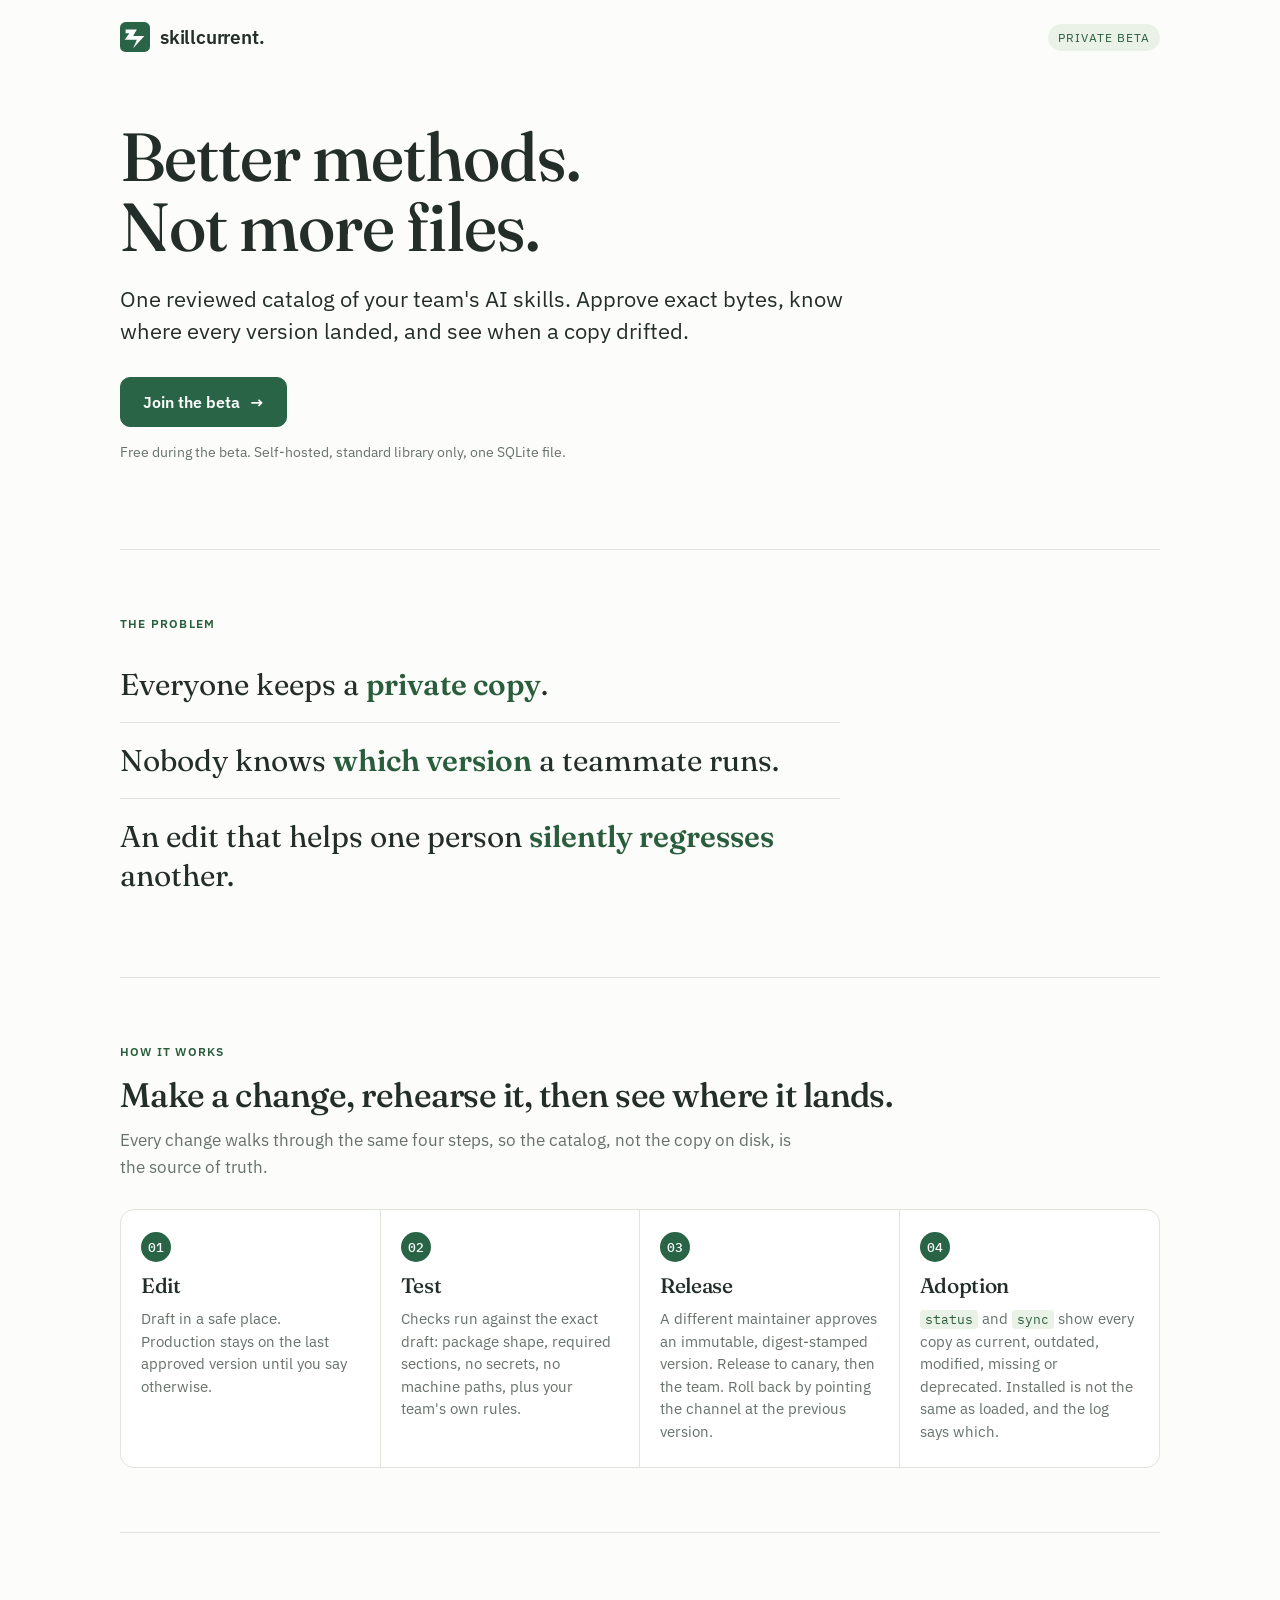
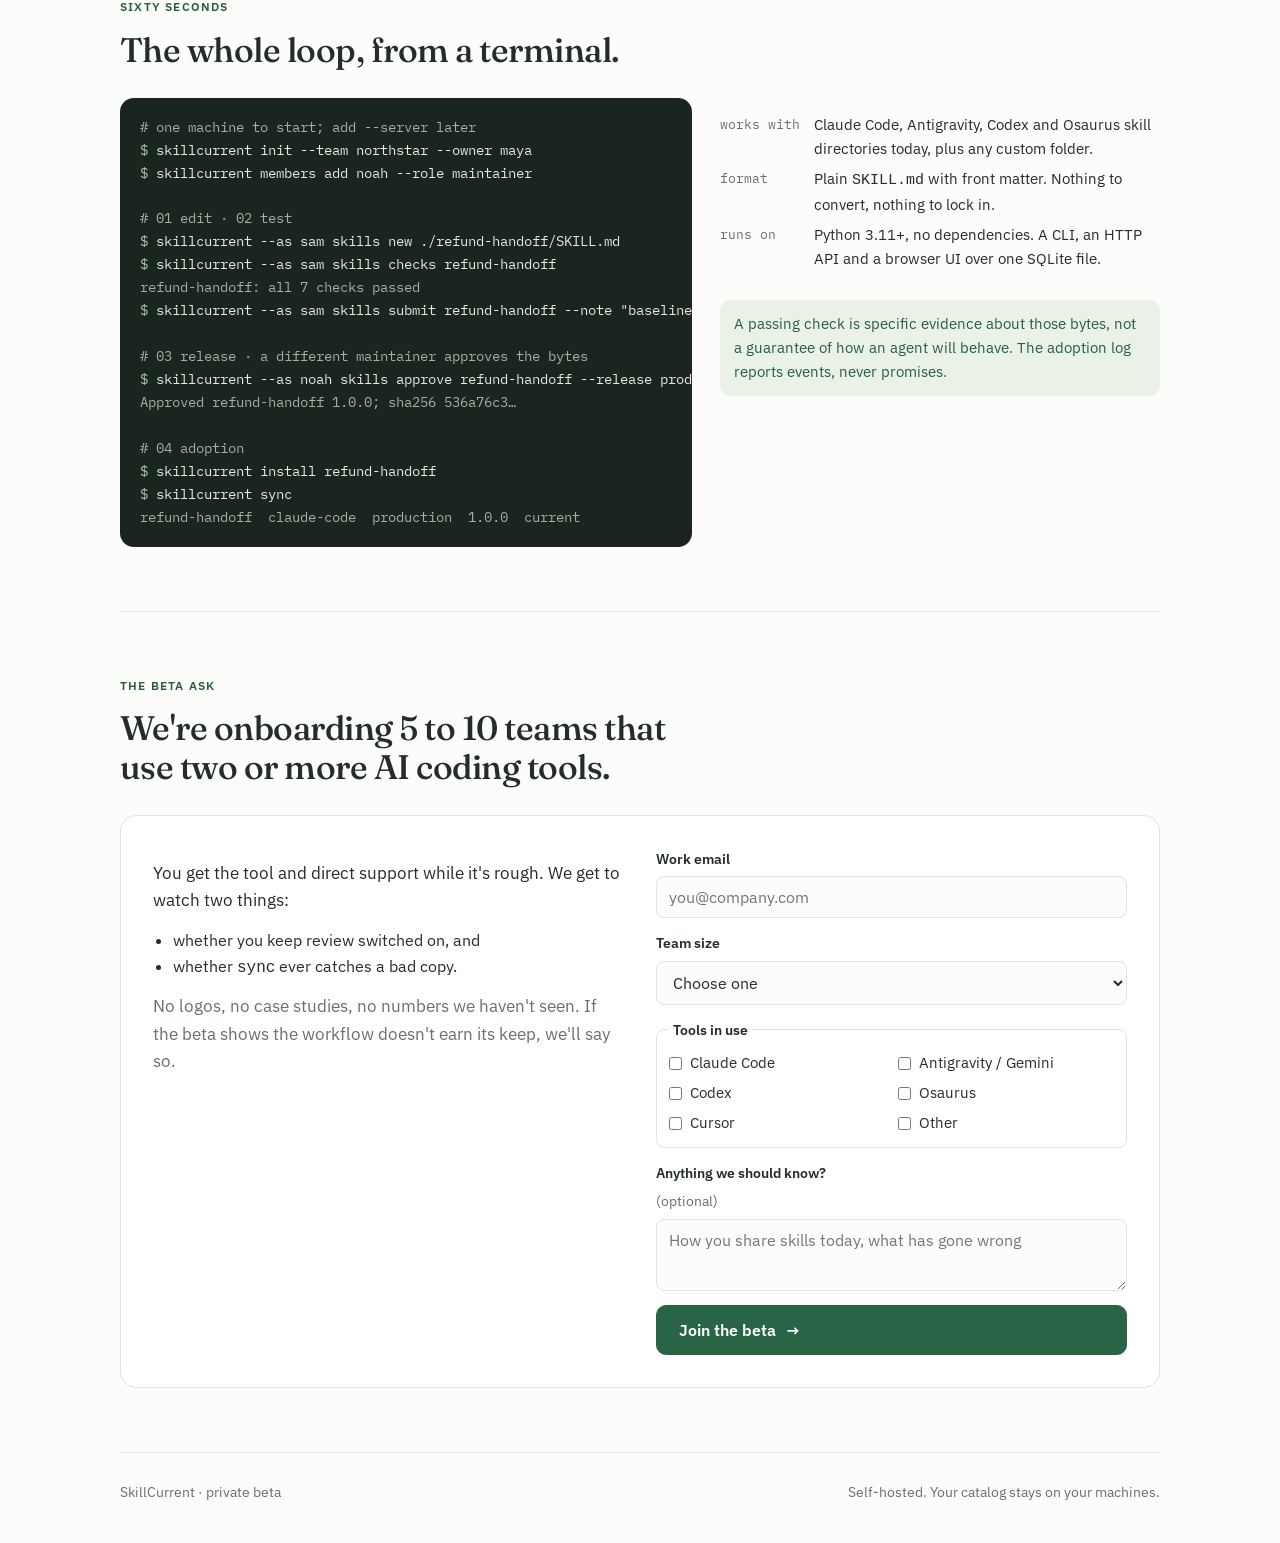
<file: examples/skillcurrent/landing/index.html>
<!DOCTYPE html>
<html lang="en">
<head>
<meta charset="utf-8">
<meta name="viewport" content="width=device-width, initial-scale=1, viewport-fit=cover">
<title>SkillCurrent Beta</title>
<meta name="description" content="One reviewed catalog of your team's AI skills. Approve exact bytes, know where every version landed, and see when a copy drifted. Join the beta.">
<meta name="theme-color" content="#286445">
<link rel="icon" href="data:image/svg+xml,%3Csvg xmlns='http://www.w3.org/2000/svg' width='32' height='32' viewBox='0 0 32 32'%3E%3Crect width='32' height='32' rx='6' fill='%23286445'/%3E%3Cpath d='M6 8h12l-4 7h12L14 28l4-9H5l5-7H6V8Z' fill='%23fff'/%3E%3C/svg%3E">
<link rel="preconnect" href="https://fonts.googleapis.com">
<link rel="preconnect" href="https://fonts.gstatic.com" crossorigin>
<link rel="stylesheet" href="https://fonts.googleapis.com/css2?family=Fraunces:opsz,wght@9..144,500;9..144,600&family=IBM+Plex+Sans:wght@400;500;600&family=IBM+Plex+Mono:wght@400;500&display=swap">
<style>
  :root {
    --bg: #fcfcfa; --paper: #ffffff; --side: #f2f3ee; --ink: #232d29; --muted: #66716a; --line: #dfe4dc;
    --accent: #286445; --accent-hover: #1d5137; --accent-soft: #eaf2e8; --accent-text: #295d3b; --accent-ink: #ffffff;
    --amber: #885b20; --amber-soft: #faf2e4; --red: #a34b3d; --red-soft: #fcf0eb;
    --term-bg: #1b251f; --term-ink: #e4e9e2; --term-muted: #a4b0a6; --term-accent: #a6cbaa;
    --display: "Fraunces", "Iowan Old Style", "Palatino Linotype", Georgia, serif;
    --sans: "IBM Plex Sans", system-ui, -apple-system, "Segoe UI", Roboto, sans-serif;
    --mono: "IBM Plex Mono", ui-monospace, SFMono-Regular, Menlo, Consolas, monospace;
    color-scheme: light;
  }
  @media (prefers-color-scheme: dark) {
    :root:not([data-theme="light"]) {
      --bg: #18201c; --paper: #1b251f; --side: #171f1b; --ink: #e4e9e2; --muted: #a4b0a6; --line: #39463b;
      --accent: #a6cbaa; --accent-hover: #bbdbba; --accent-soft: #2a3f30; --accent-text: #b7d5b8; --accent-ink: #0f1712;
      --amber: #ebc48c; --amber-soft: #413624; --red: #efb2a2; --red-soft: #402c27;
      --term-bg: #101713; --term-ink: #e4e9e2; --term-muted: #a4b0a6; --term-accent: #a6cbaa;
      color-scheme: dark;
    }
  }
  :root[data-theme="dark"] {
    --bg: #18201c; --paper: #1b251f; --side: #171f1b; --ink: #e4e9e2; --muted: #a4b0a6; --line: #39463b;
    --accent: #a6cbaa; --accent-hover: #bbdbba; --accent-soft: #2a3f30; --accent-text: #b7d5b8; --accent-ink: #0f1712;
    --amber: #ebc48c; --amber-soft: #413624; --red: #efb2a2; --red-soft: #402c27;
    --term-bg: #101713; --term-ink: #e4e9e2; --term-muted: #a4b0a6; --term-accent: #a6cbaa;
    color-scheme: dark;
  }
  * { box-sizing: border-box; }
  html { scroll-behavior: smooth; }
  body { margin: 0; background: var(--bg); color: var(--ink); font: 16px/1.6 var(--sans); padding-inline: 20px; padding-block: 0; }
  @media (prefers-reduced-motion: reduce) { html { scroll-behavior: auto; } }
  a { color: var(--accent-text); }
  .wrap { max-width: 1040px; margin: 0 auto; }
  header.top { display: flex; align-items: center; justify-content: space-between; gap: 16px; padding-block: 22px; }
  .brand { display: flex; align-items: center; gap: 10px; font-weight: 600; font-size: 19px; text-decoration: none; color: var(--ink); letter-spacing: -.01em; }
  .brand svg { flex: none; }
  .pill { font-size: 12px; letter-spacing: .08em; text-transform: uppercase; color: var(--accent-text); background: var(--accent-soft); border-radius: 999px; padding: 4px 10px; white-space: nowrap; }
  h1, h2, h3 { font-family: var(--display); font-weight: 500; letter-spacing: -.015em; text-wrap: balance; margin: 0; }
  h1 { font-size: clamp(40px, 7vw, 68px); line-height: 1.02; }
  h2 { font-size: clamp(26px, 3.6vw, 34px); line-height: 1.15; }
  h3 { font-size: 21px; line-height: 1.25; }
  .eyebrow { font-size: 12px; letter-spacing: .1em; text-transform: uppercase; color: var(--accent-text); margin-bottom: 14px; font-weight: 600; }
  section { padding-block: 64px; border-top: 1px solid var(--line); }
  section.hero { border-top: none; padding-block: 48px 72px; }
  .hero .sub { font-size: clamp(18px, 2.2vw, 22px); line-height: 1.45; max-width: 34em; margin: 22px 0 30px; color: var(--ink); }
  .cta { display: inline-flex; align-items: center; gap: 10px; background: var(--accent); color: var(--accent-ink); border: 1px solid var(--accent); border-radius: 10px; padding: 14px 22px; font: 600 16px var(--sans); text-decoration: none; cursor: pointer; }
  .cta:hover { background: var(--accent-hover); border-color: var(--accent-hover); }
  .cta:focus-visible, button:focus-visible, input:focus-visible, select:focus-visible, textarea:focus-visible { outline: 3px solid var(--accent); outline-offset: 2px; }
  .fine { color: var(--muted); font-size: 14px; margin-top: 14px; }
  .problem p { font-family: var(--display); font-size: clamp(22px, 3vw, 30px); line-height: 1.3; margin: 0; padding: 18px 0; border-bottom: 1px solid var(--line); max-width: 24em; }
  .problem p:last-child { border-bottom: none; }
  .problem p b { color: var(--accent-text); font-weight: 600; }
  .steps { display: grid; grid-template-columns: repeat(4, 1fr); border: 1px solid var(--line); border-radius: 14px; overflow: hidden; background: var(--paper); margin-top: 28px; }
  .step { padding: 22px 20px 24px; border-right: 1px solid var(--line); display: flex; flex-direction: column; gap: 10px; }
  .step:last-child { border-right: none; }
  .step .n { width: 30px; height: 30px; border-radius: 50%; background: var(--accent); color: var(--accent-ink); display: inline-flex; align-items: center; justify-content: center; font: 500 13px var(--mono); }
  .step p { margin: 0; color: var(--muted); font-size: 15px; line-height: 1.5; }
  .step code { font-family: var(--mono); font-size: 13px; background: var(--accent-soft); color: var(--accent-text); padding: 1px 5px; border-radius: 4px; }
  .lede { color: var(--muted); font-size: 17px; max-width: 40em; margin: 12px 0 0; }
  .proof { display: grid; grid-template-columns: 1.3fr 1fr; gap: 28px; align-items: start; margin-top: 28px; }
  .term { background: var(--term-bg); color: var(--term-ink); border-radius: 14px; padding: 18px 20px; overflow-x: auto; font: 13.5px/1.7 var(--mono); }
  .term .c { color: var(--term-muted); }
  .term .p { color: var(--term-accent); }
  .term .o { color: var(--term-muted); }
  .term pre { margin: 0; font: inherit; white-space: pre; }
  .proof aside { display: flex; flex-direction: column; gap: 14px; }
  .proof aside .kv { display: grid; grid-template-columns: auto 1fr; gap: 6px 14px; font-size: 15px; }
  .proof aside .kv dt { color: var(--muted); margin: 0; font-variant-numeric: tabular-nums; font-family: var(--mono); font-size: 13px; padding-top: 2px; }
  .proof aside .kv dd { margin: 0; }
  .note { background: var(--accent-soft); color: var(--accent-text); border-radius: 10px; padding: 12px 14px; font-size: 15px; }
  .beta { background: var(--paper); border: 1px solid var(--line); border-radius: 16px; padding: 32px; display: grid; grid-template-columns: 1fr 1fr; gap: 32px; margin-top: 28px; }
  .beta .ask p { margin: 12px 0 0; font-size: 17px; }
  .beta .ask ul { margin: 14px 0 0; padding-left: 20px; font-size: 16px; }
  form { display: grid; gap: 14px; }
  label { display: grid; gap: 6px; font-size: 14px; font-weight: 600; }
  input, select, textarea { font: 16px var(--sans); padding: 10px 12px; border-radius: 8px; border: 1px solid var(--line); background: var(--bg); color: var(--ink); width: 100%; }
  textarea { min-height: 72px; resize: vertical; }
  fieldset { border: 1px solid var(--line); border-radius: 8px; padding: 10px 12px 12px; margin: 0; }
  legend { font-size: 14px; font-weight: 600; padding: 0 4px; }
  .checks { display: grid; grid-template-columns: 1fr 1fr; gap: 6px 12px; }
  .checks label { display: flex; align-items: center; gap: 8px; font-weight: 400; font-size: 15px; }
  .checks input { width: auto; margin: 0; }
  .status { font-size: 15px; border-radius: 8px; padding: 10px 12px; }
  .status.ok { background: var(--accent-soft); color: var(--accent-text); }
  .status.warn { background: var(--amber-soft); color: var(--amber); }
  .status.bad { background: var(--red-soft); color: var(--red); }
  .status pre { white-space: pre-wrap; font: 13px var(--mono); margin: 8px 0 0; }
  footer { padding-block: 28px 40px; border-top: 1px solid var(--line); color: var(--muted); font-size: 14px; display: flex; justify-content: space-between; gap: 16px; flex-wrap: wrap; }
  @media (max-width: 900px) { .steps { grid-template-columns: 1fr 1fr; } .step:nth-child(2) { border-right: none; } .step:nth-child(-n+2) { border-bottom: 1px solid var(--line); } .proof, .beta { grid-template-columns: 1fr; } }
  @media (max-width: 560px) { .steps { grid-template-columns: 1fr; } .step { border-right: none; border-bottom: 1px solid var(--line); } .step:last-child { border-bottom: none; } .checks { grid-template-columns: 1fr; } .beta { padding: 22px; } section { padding-block: 44px; } }
</style>
</head>
<body>
<div class="wrap">
  <header class="top">
    <a class="brand" href="#top" id="top">
      <svg width="30" height="30" viewBox="0 0 32 32" aria-hidden="true"><rect width="32" height="32" rx="6" fill="#286445"/><path d="M6 8h12l-4 7h12L14 28l4-9H5l5-7H6V8Z" fill="#fff"/></svg>
      skillcurrent.
    </a>
    <span class="pill">Private beta</span>
  </header>

  <section class="hero">
    <h1>Better methods.<br>Not more files.</h1>
    <p class="sub">One reviewed catalog of your team's AI skills. Approve exact bytes, know where every version landed, and see when a copy drifted.</p>
    <a class="cta" href="#beta">Join the beta <span aria-hidden="true">→</span></a>
    <p class="fine">Free during the beta. Self-hosted, standard library only, one SQLite file.</p>
  </section>

  <section class="problem">
    <div class="eyebrow">The problem</div>
    <p>Everyone keeps a <b>private copy</b>.</p>
    <p>Nobody knows <b>which version</b> a teammate runs.</p>
    <p>An edit that helps one person <b>silently regresses</b> another.</p>
  </section>

  <section>
    <div class="eyebrow">How it works</div>
    <h2>Make a change, rehearse it, then see where it lands.</h2>
    <p class="lede">Every change walks through the same four steps, so the catalog, not the copy on disk, is the source of truth.</p>
    <div class="steps">
      <div class="step"><span class="n">01</span><h3>Edit</h3><p>Draft in a safe place. Production stays on the last approved version until you say otherwise.</p></div>
      <div class="step"><span class="n">02</span><h3>Test</h3><p>Checks run against the exact draft: package shape, required sections, no secrets, no machine paths, plus your team's own rules.</p></div>
      <div class="step"><span class="n">03</span><h3>Release</h3><p>A different maintainer approves an immutable, digest-stamped version. Release to canary, then the team. Roll back by pointing the channel at the previous version.</p></div>
      <div class="step"><span class="n">04</span><h3>Adoption</h3><p><code>status</code> and <code>sync</code> show every copy as current, outdated, modified, missing or deprecated. Installed is not the same as loaded, and the log says which.</p></div>
    </div>
  </section>

  <section>
    <div class="eyebrow">Sixty seconds</div>
    <h2>The whole loop, from a terminal.</h2>
    <div class="proof">
      <div class="term" aria-label="Terminal walkthrough"><pre><span class="c"># one machine to start; add --server later</span>
<span class="p">$</span> skillcurrent init --team northstar --owner maya
<span class="p">$</span> skillcurrent members add noah --role maintainer

<span class="c"># 01 edit · 02 test</span>
<span class="p">$</span> skillcurrent --as sam skills new ./refund-handoff/SKILL.md
<span class="p">$</span> skillcurrent --as sam skills checks refund-handoff
<span class="o">refund-handoff: all 7 checks passed</span>
<span class="p">$</span> skillcurrent --as sam skills submit refund-handoff --note "baseline"

<span class="c"># 03 release · a different maintainer approves the bytes</span>
<span class="p">$</span> skillcurrent --as noah skills approve refund-handoff --release production
<span class="o">Approved refund-handoff 1.0.0; sha256 536a76c3…</span>

<span class="c"># 04 adoption</span>
<span class="p">$</span> skillcurrent install refund-handoff
<span class="p">$</span> skillcurrent sync
<span class="o">refund-handoff  claude-code  production  1.0.0  current</span></pre></div>
      <aside>
        <dl class="kv">
          <dt>works with</dt><dd>Claude Code, Antigravity, Codex and Osaurus skill directories today, plus any custom folder.</dd>
          <dt>format</dt><dd>Plain <code>SKILL.md</code> with front matter. Nothing to convert, nothing to lock in.</dd>
          <dt>runs on</dt><dd>Python 3.11+, no dependencies. A CLI, an HTTP API and a browser UI over one SQLite file.</dd>
        </dl>
        <div class="note">A passing check is specific evidence about those bytes, not a guarantee of how an agent will behave. The adoption log reports events, never promises.</div>
      </aside>
    </div>
  </section>

  <section id="beta">
    <div class="eyebrow">The beta ask</div>
    <h2>We're onboarding 5 to 10 teams that use two or more AI coding tools.</h2>
    <div class="beta">
      <div class="ask">
        <p>You get the tool and direct support while it's rough. We get to watch two things:</p>
        <ul>
          <li>whether you keep review switched on, and</li>
          <li>whether <code>sync</code> ever catches a bad copy.</li>
        </ul>
        <p class="fine">No logos, no case studies, no numbers we haven't seen. If the beta shows the workflow doesn't earn its keep, we'll say so.</p>
      </div>
      <form id="beta-form" data-endpoint="/api/beta" novalidate>
        <label for="email">Work email<input id="email" name="email" type="email" required autocomplete="email" placeholder="you@company.com"></label>
        <label for="team_size">Team size<select id="team_size" name="team_size" required>
          <option value="" selected disabled>Choose one</option>
          <option value="1-4">1 to 4</option><option value="5-15">5 to 15</option><option value="16-50">16 to 50</option><option value="50+">More than 50</option>
        </select></label>
        <fieldset><legend>Tools in use</legend><div class="checks">
          <label><input type="checkbox" name="tools" value="claude-code" id="t1"> Claude Code</label>
          <label><input type="checkbox" name="tools" value="antigravity" id="t2"> Antigravity / Gemini</label>
          <label><input type="checkbox" name="tools" value="codex" id="t3"> Codex</label>
          <label><input type="checkbox" name="tools" value="osaurus" id="t4"> Osaurus</label>
          <label><input type="checkbox" name="tools" value="cursor" id="t5"> Cursor</label>
          <label><input type="checkbox" name="tools" value="other" id="t6"> Other</label>
        </div></fieldset>
        <label for="note">Anything we should know? <span style="font-weight:400;color:var(--muted)">(optional)</span><textarea id="note" name="note" placeholder="How you share skills today, what has gone wrong"></textarea></label>
        <button class="cta" type="submit" id="submit">Join the beta <span aria-hidden="true">→</span></button>
        <div id="status" class="status" hidden role="status" aria-live="polite"></div>
      </form>
    </div>
  </section>

  <footer>
    <span>SkillCurrent · private beta</span>
    <span>Self-hosted. Your catalog stays on your machines.</span>
  </footer>
</div>
<script>
(() => {
  const form = document.getElementById('beta-form');
  const status = document.getElementById('status');
  const button = document.getElementById('submit');
  const show = (cls, text, detail) => { status.className = 'status ' + cls; status.textContent = text; if (detail) { const pre = document.createElement('pre'); pre.textContent = detail; status.append(pre); } status.hidden = false; };
  const entry = () => ({
    email: form.email.value.trim(),
    team_size: form.team_size.value,
    tools: Array.from(form.querySelectorAll('input[name="tools"]:checked')).map((i) => i.value),
    note: form.note.value.trim(),
    source: location.host || 'preview',
  });
  async function postToServer(data) {
    const res = await fetch(form.dataset.endpoint, { method: 'POST', headers: { 'Content-Type': 'application/json' }, body: JSON.stringify(data) });
    const payload = await res.json().catch(() => ({}));
    if (!res.ok || !payload.ok) throw new Error((payload.error && payload.error.message) || ('HTTP ' + res.status));
    return 'server';
  }
  async function saveToArtifact(data) {
    const db = window.claude && window.claude.use ? await window.claude.use('db') : null;
    if (!db) throw new Error('no store');
    await db.collection('signups').add({ ...data, created_at: new Date().toISOString() });
    return 'artifact';
  }
  form.addEventListener('submit', async (e) => {
    e.preventDefault();
    const data = entry();
    if (!/^[^\s@]+@[^\s@]+\.[^\s@]+$/.test(data.email)) { show('warn', 'Enter a work email address so we can reply.'); form.email.focus(); return; }
    if (!data.team_size) { show('warn', 'Pick a team size.'); form.team_size.focus(); return; }
    button.disabled = true;
    try {
      let via;
      try { via = await postToServer(data); } catch (serverError) { via = await saveToArtifact(data); }
      show('ok', via === 'server' ? "You're on the list. We'll reply from a person, not a sequence." : "Saved to this preview's sign-up list. We'll reply from a person, not a sequence.");
      form.reset();
    } catch (err) {
      show('bad', "This preview can't reach a waitlist yet. Copy your entry and send it to the person who shared this page.", JSON.stringify(data, null, 2));
    } finally { button.disabled = false; }
  });
})();
</script>
</body>
</html>
</file>
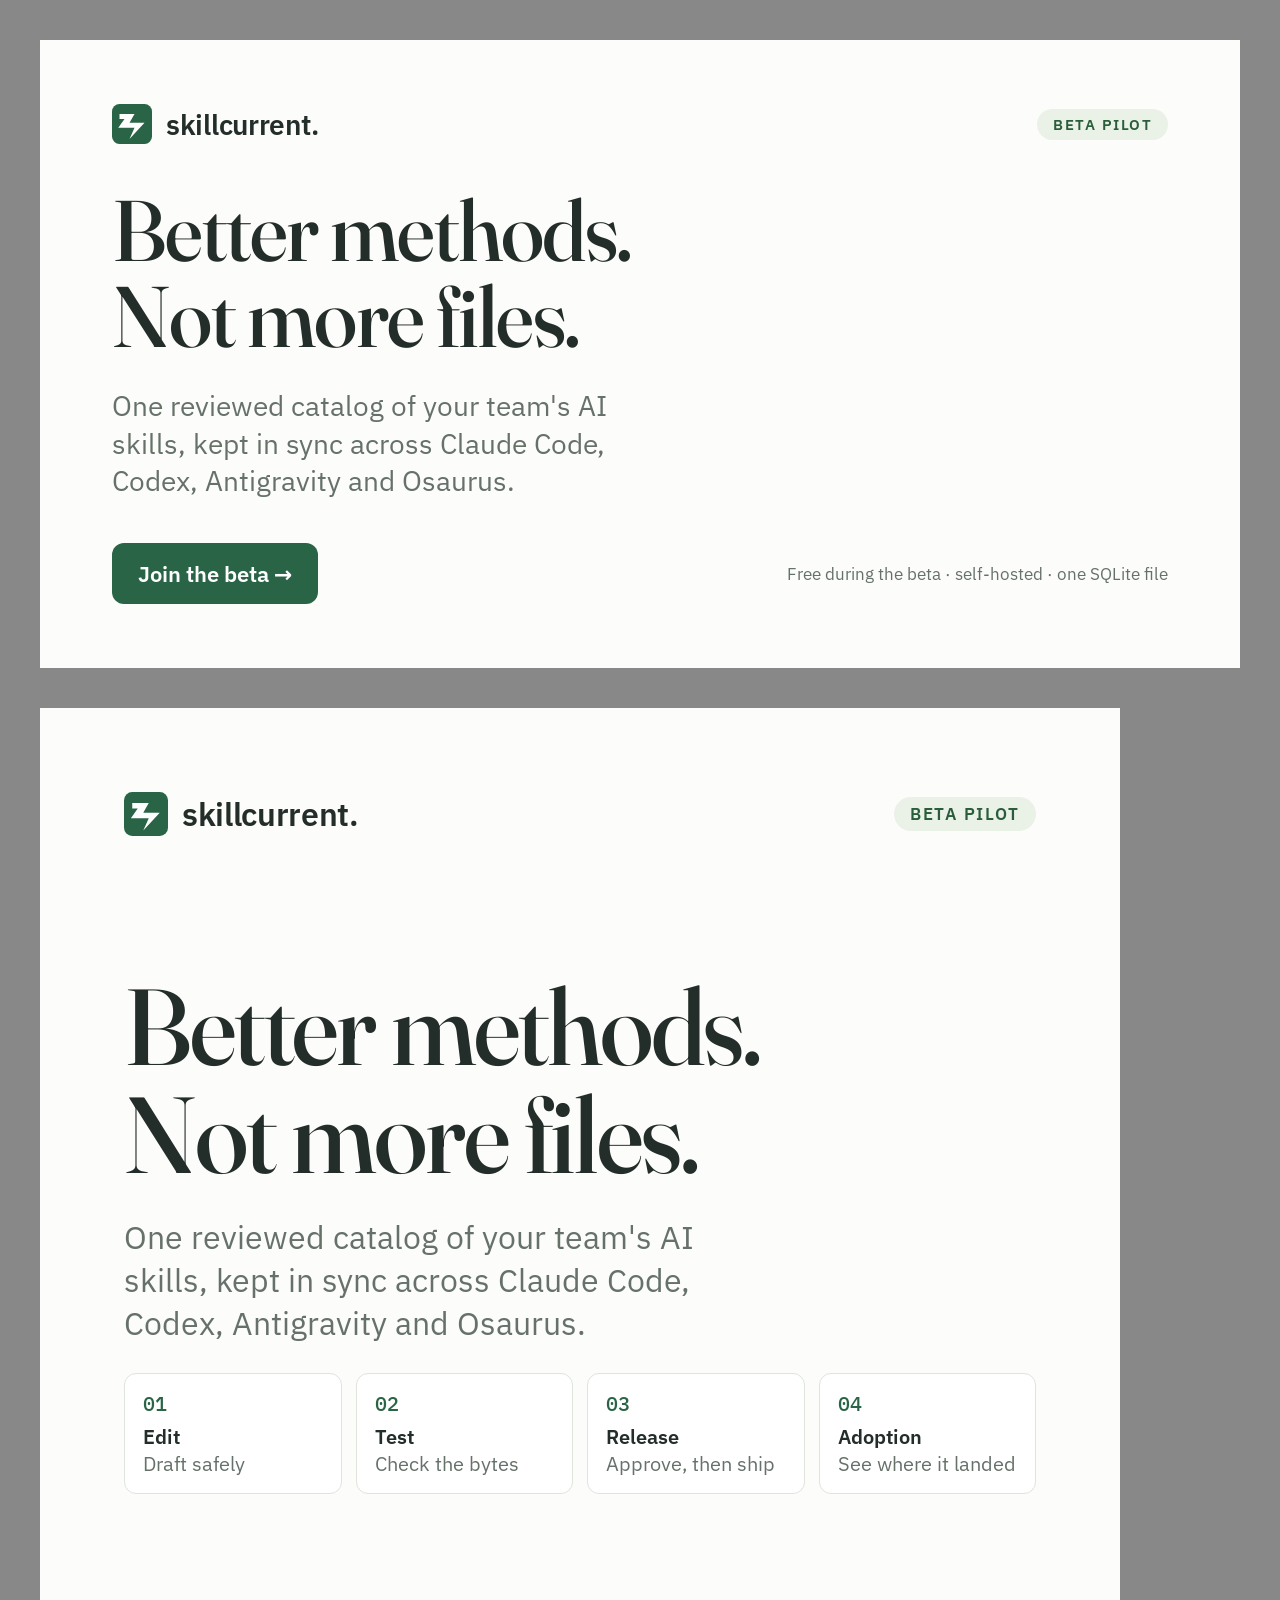
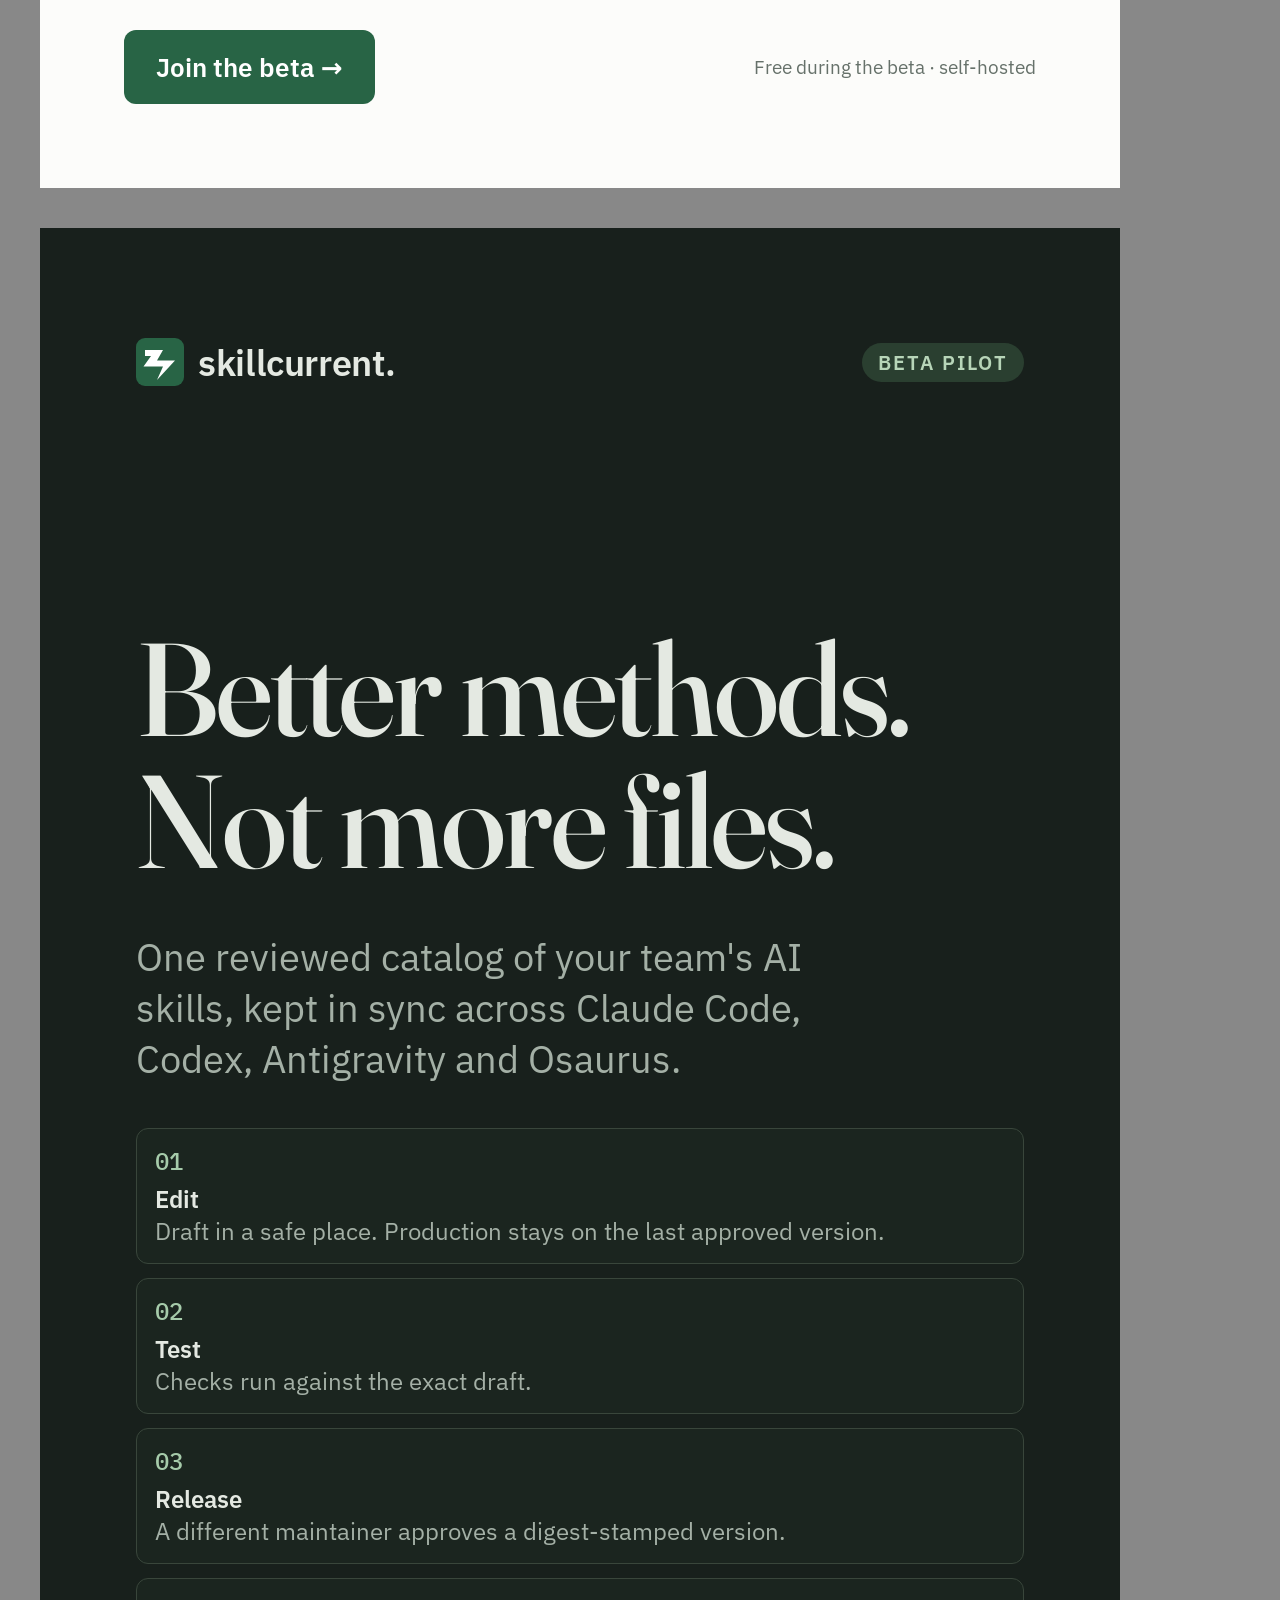
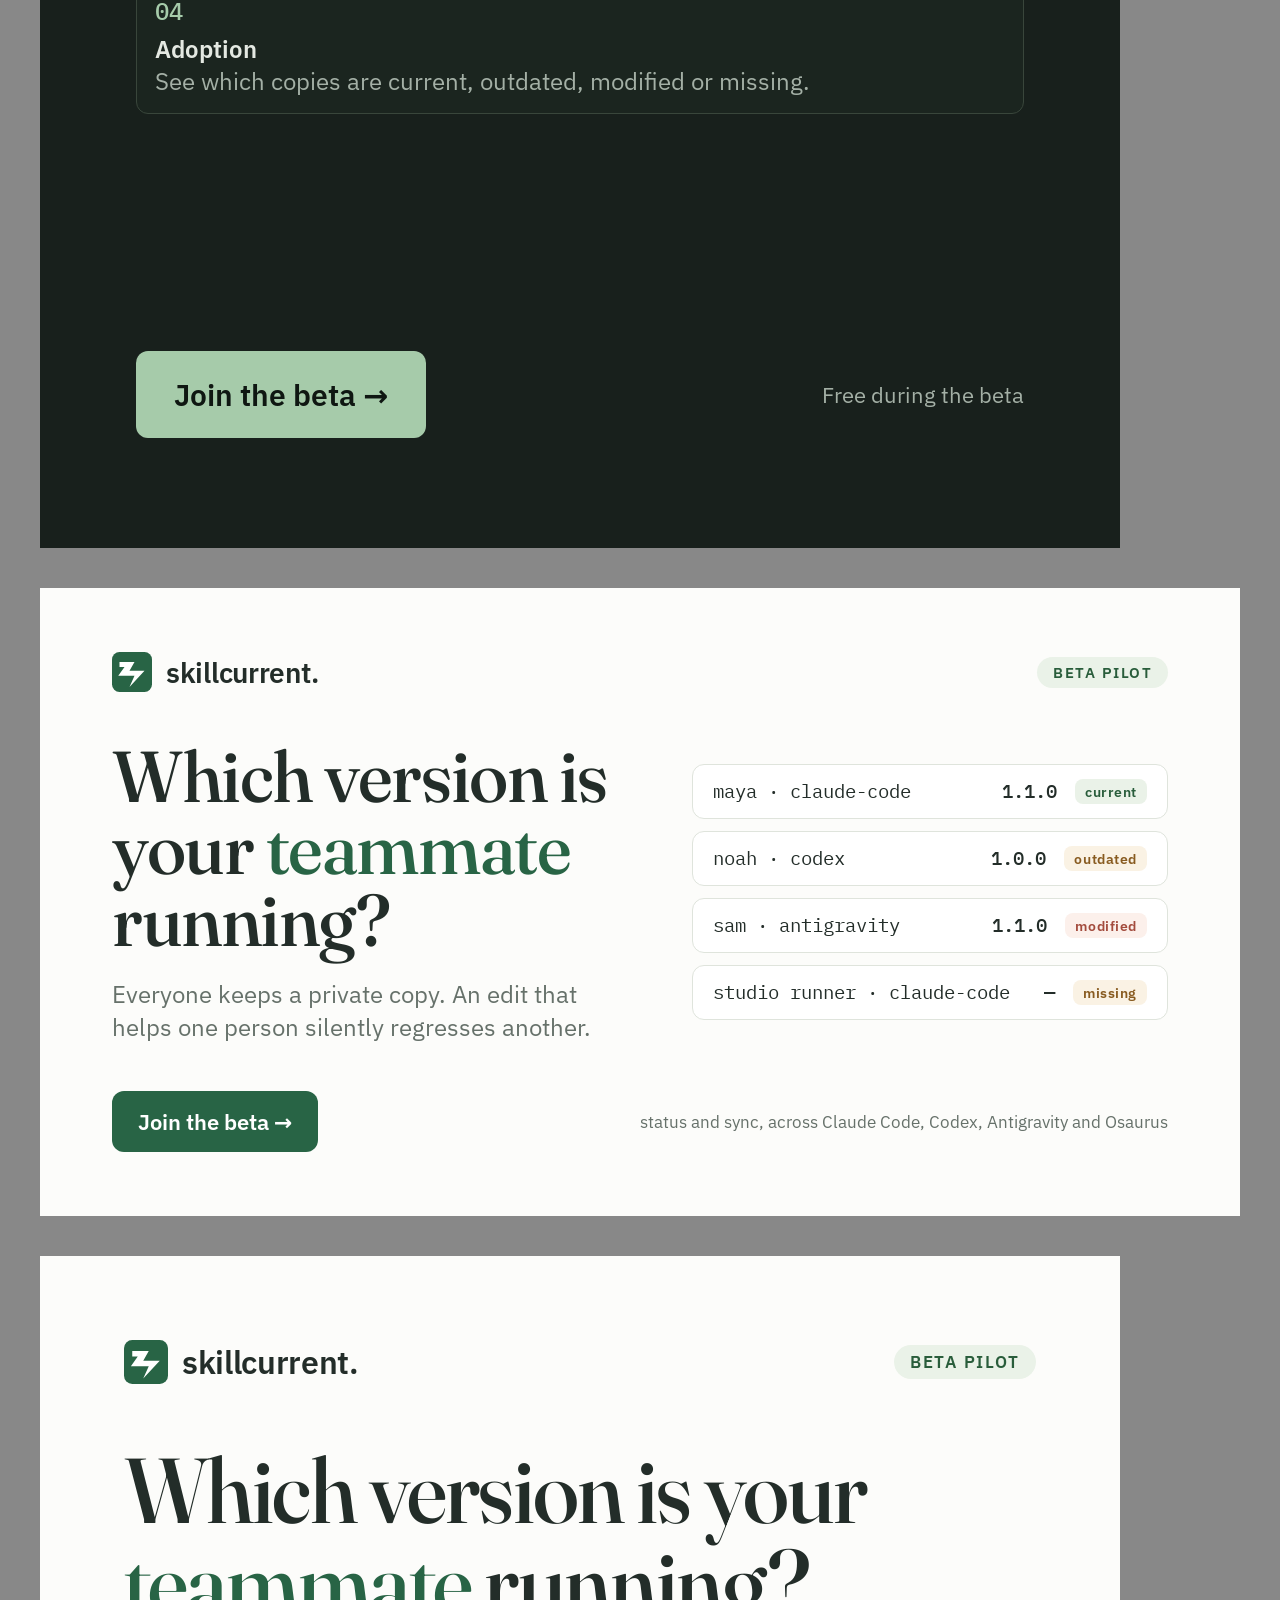
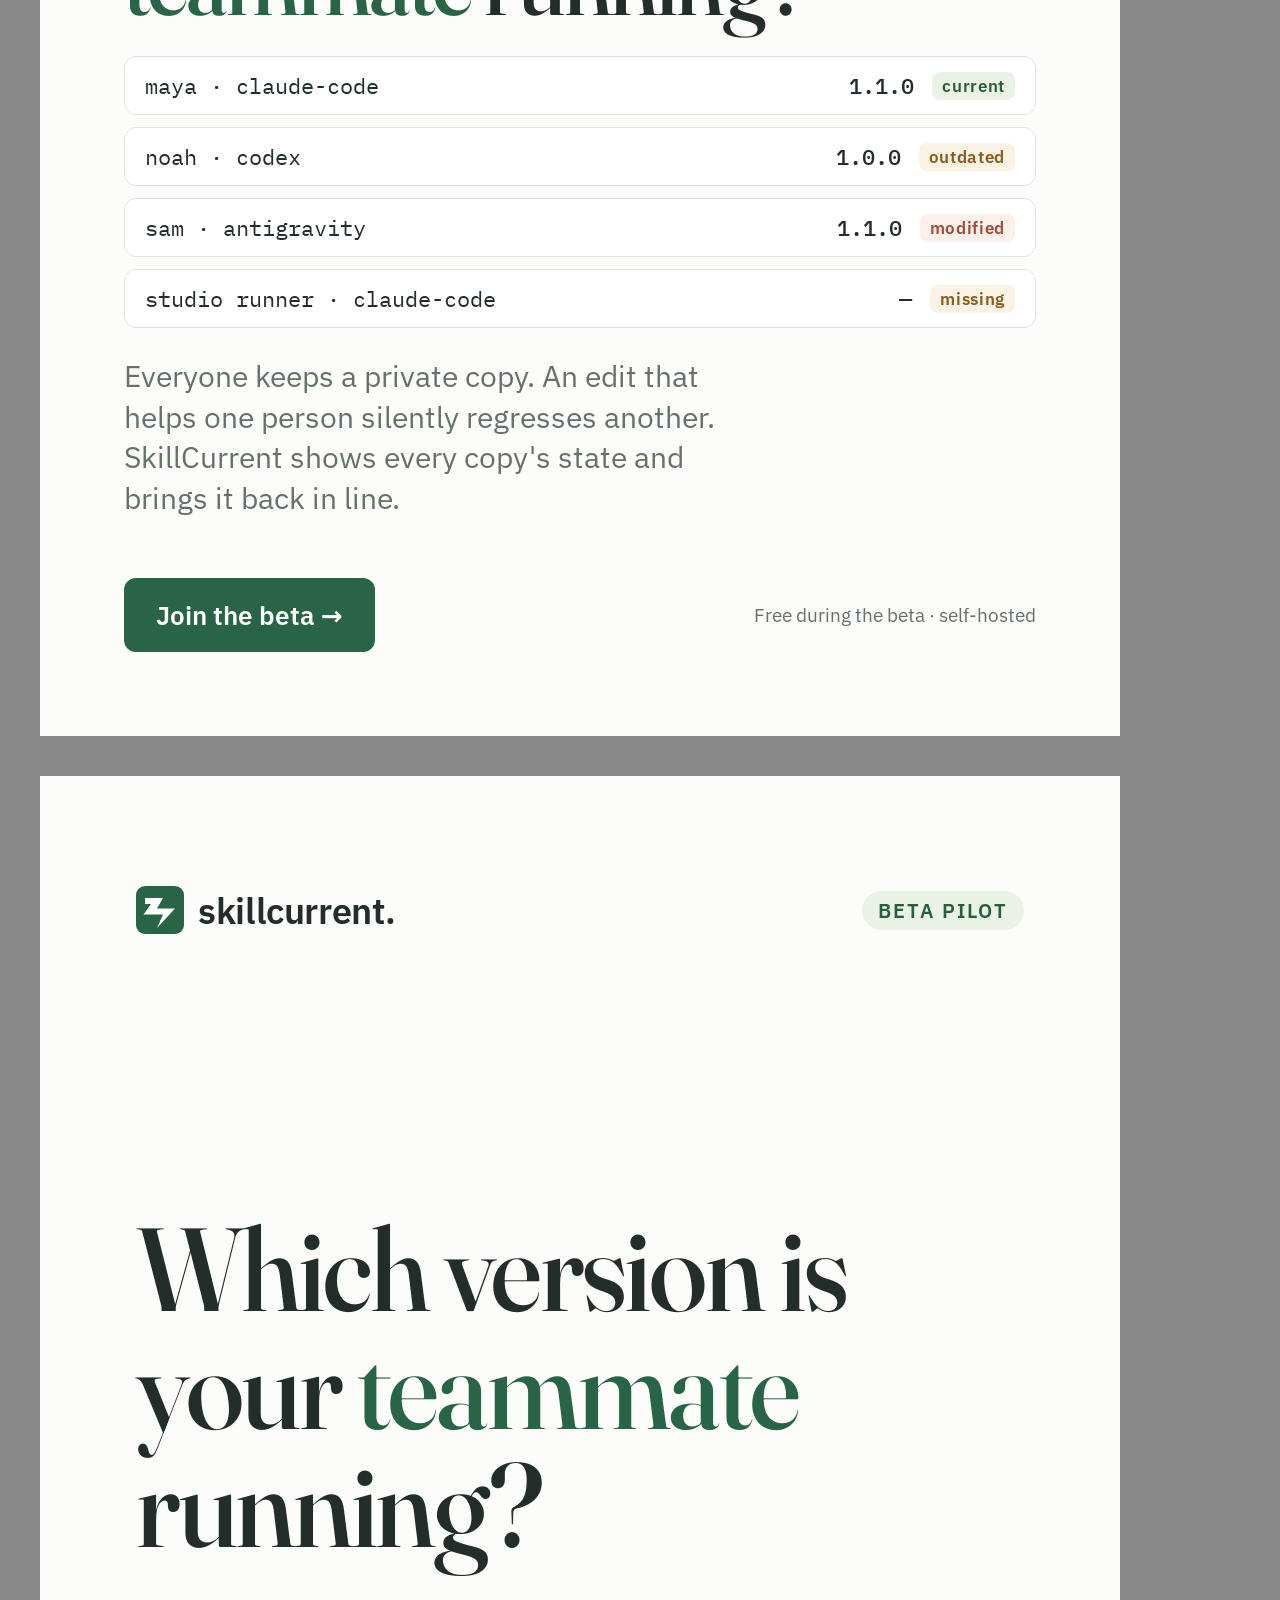
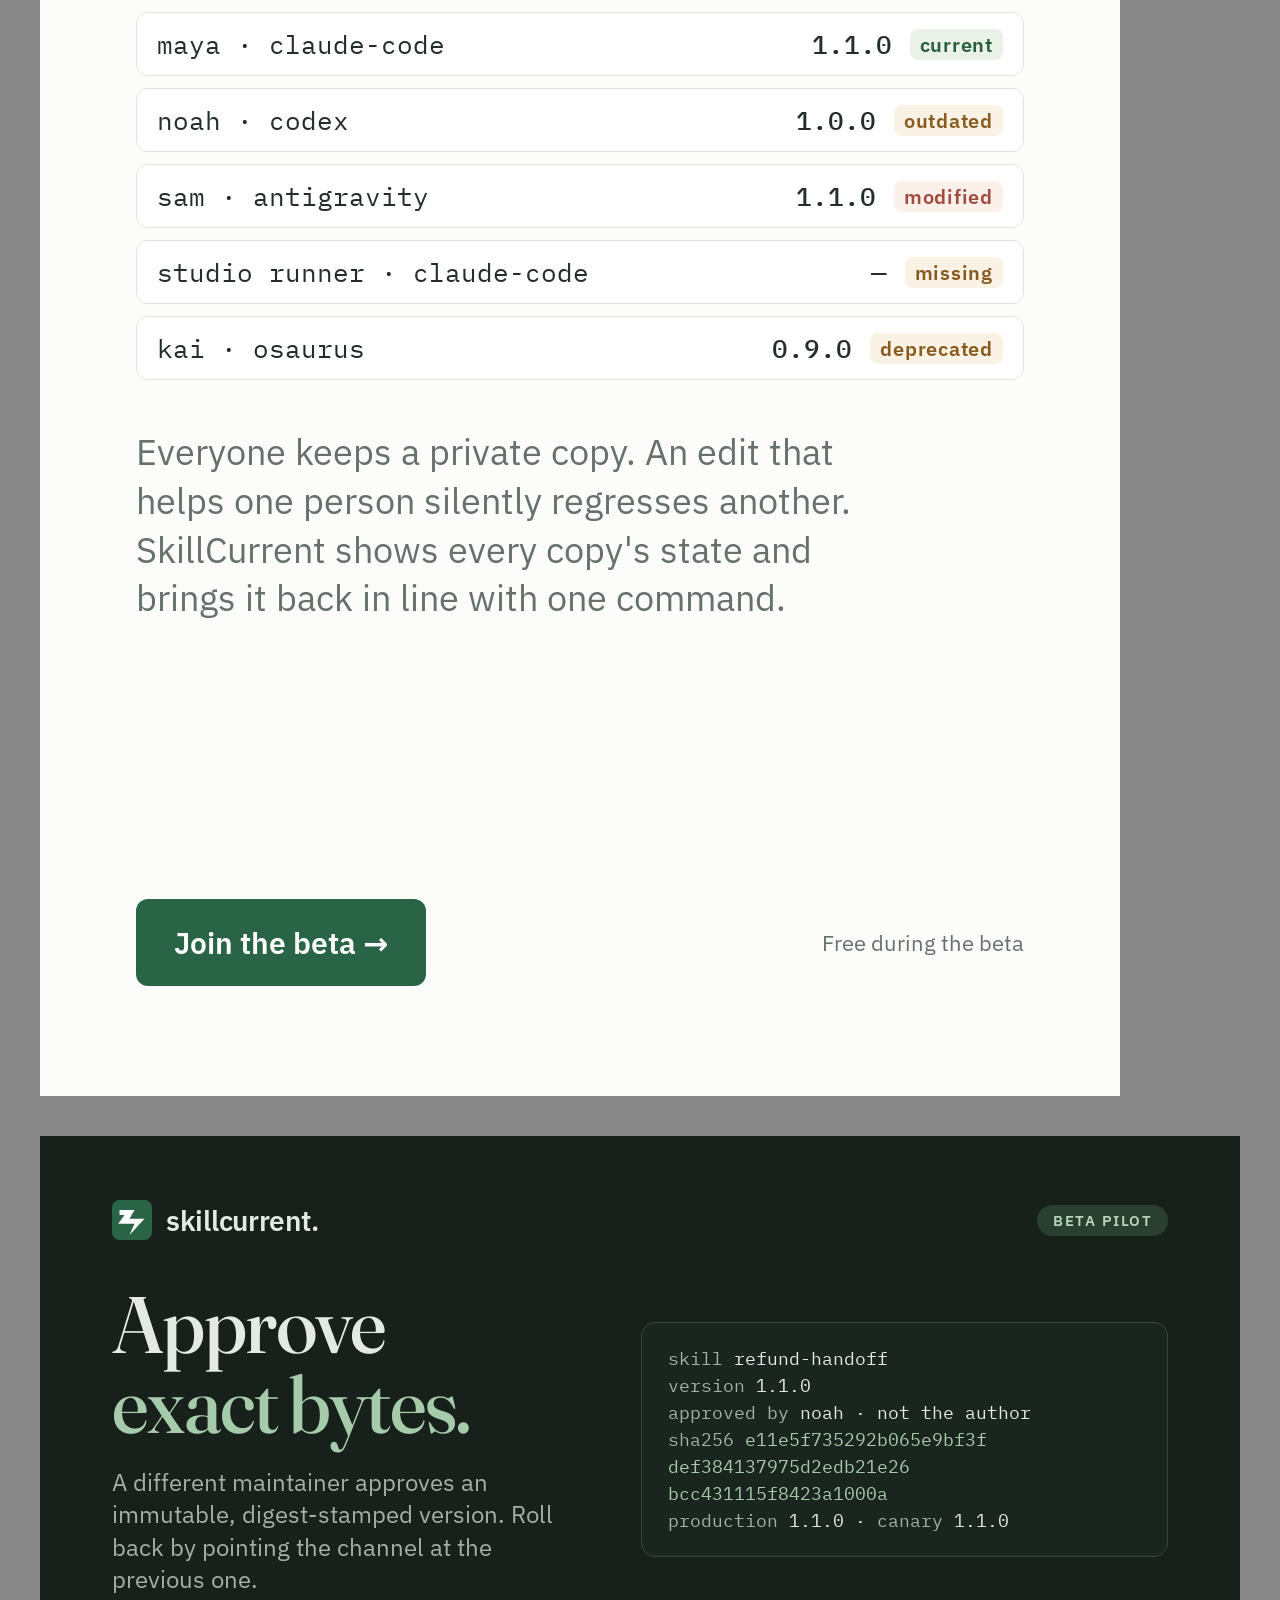
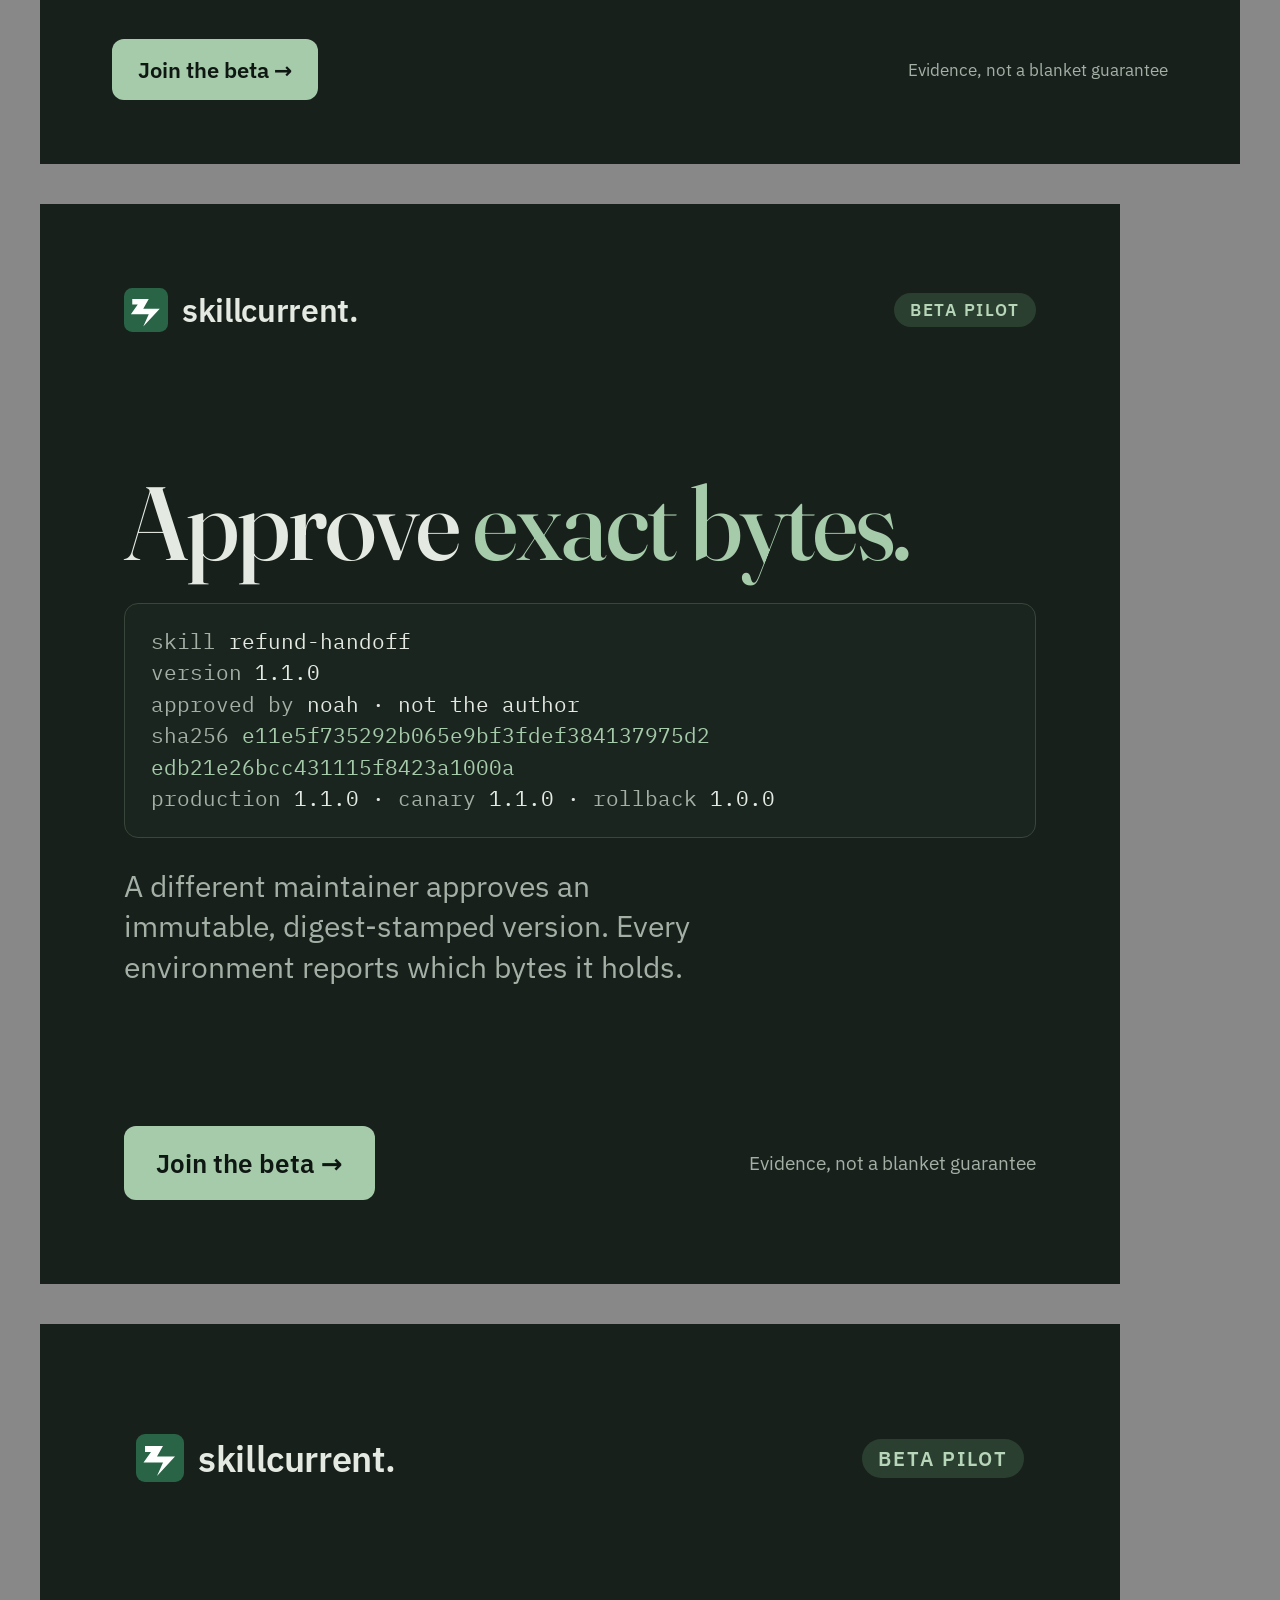
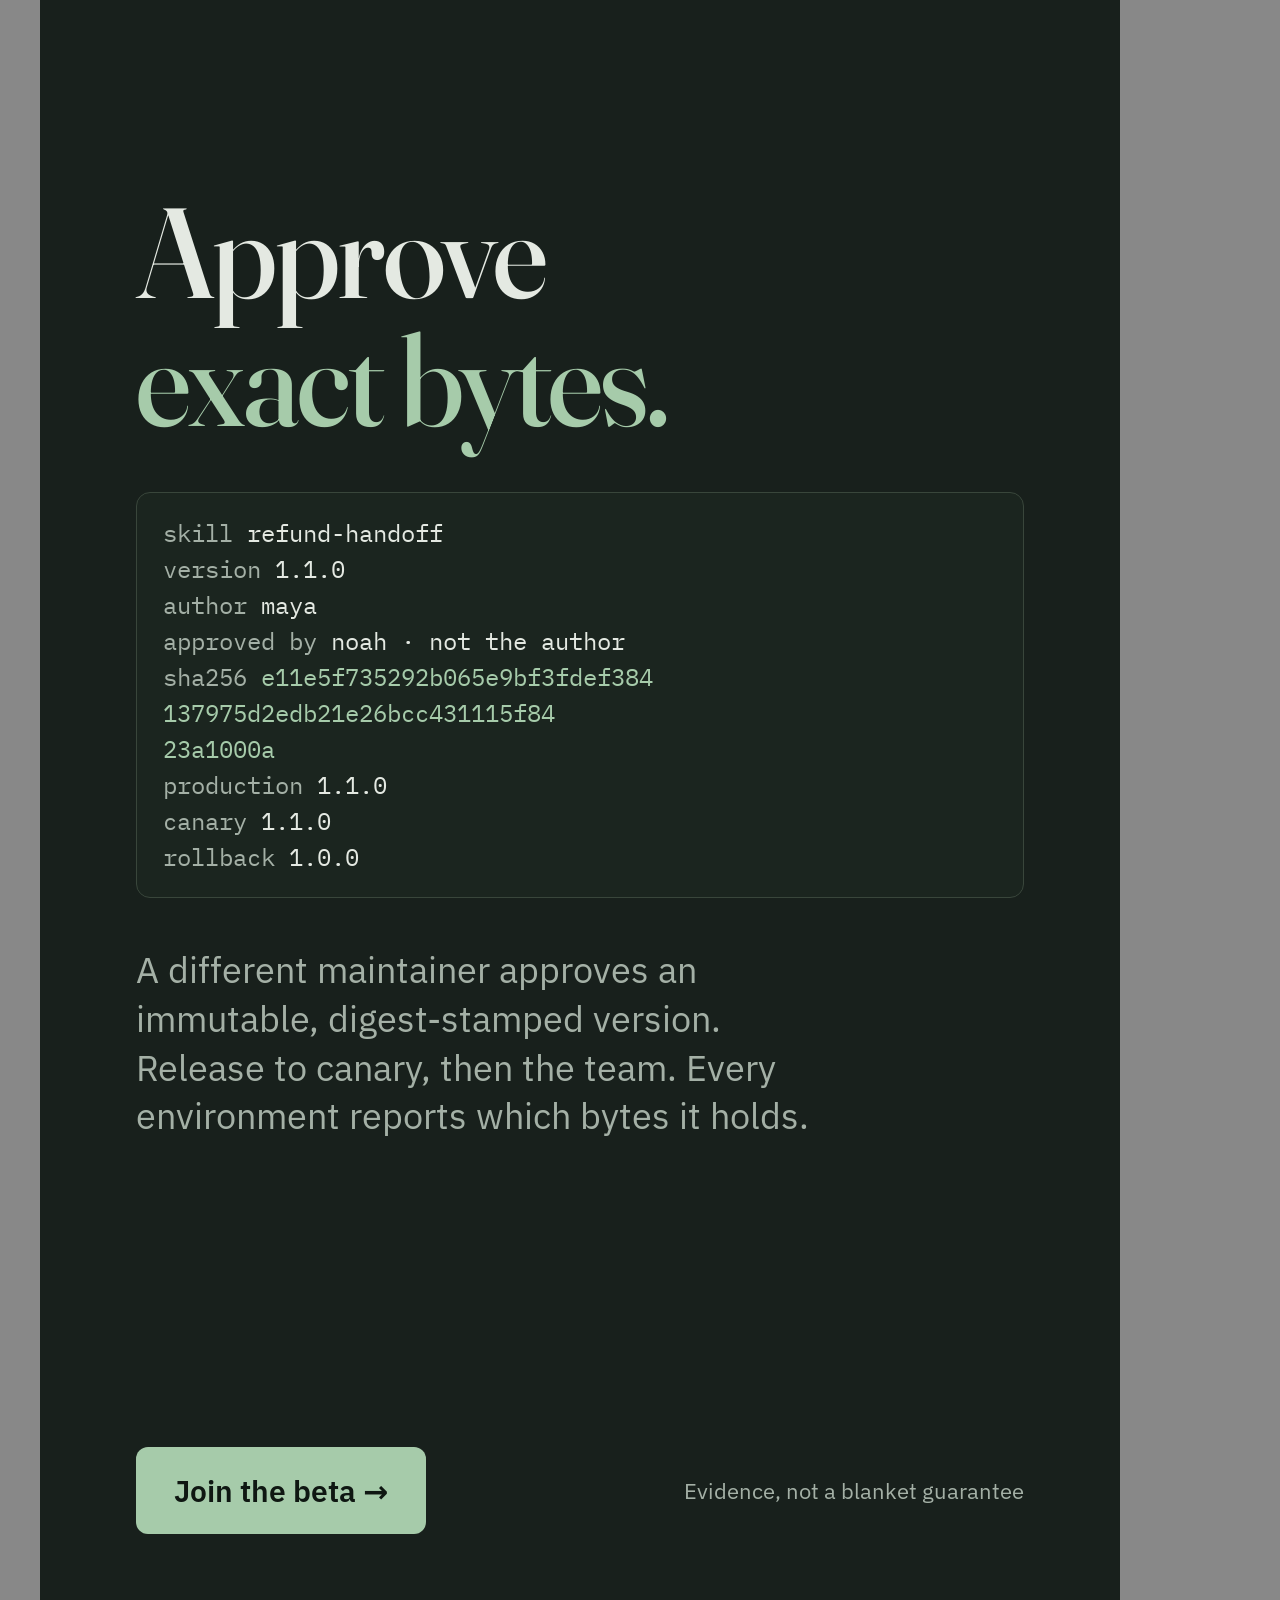
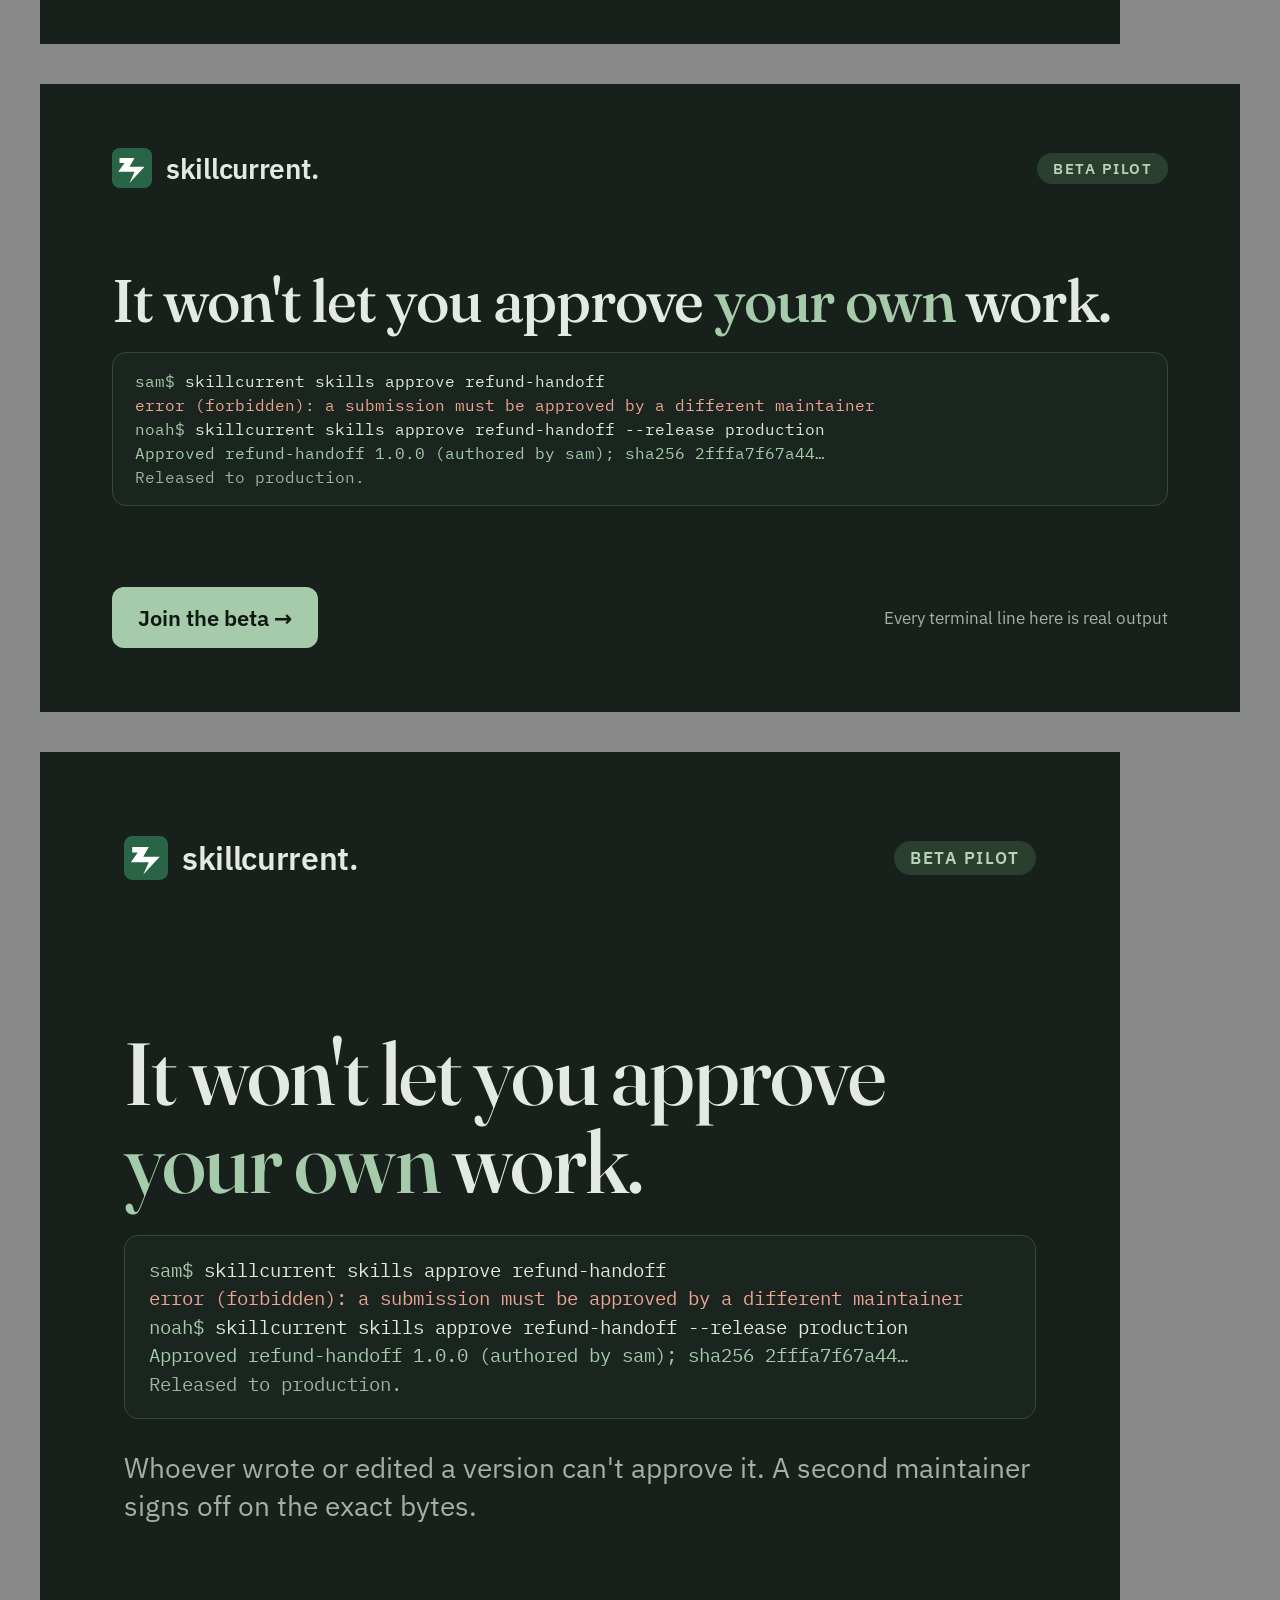
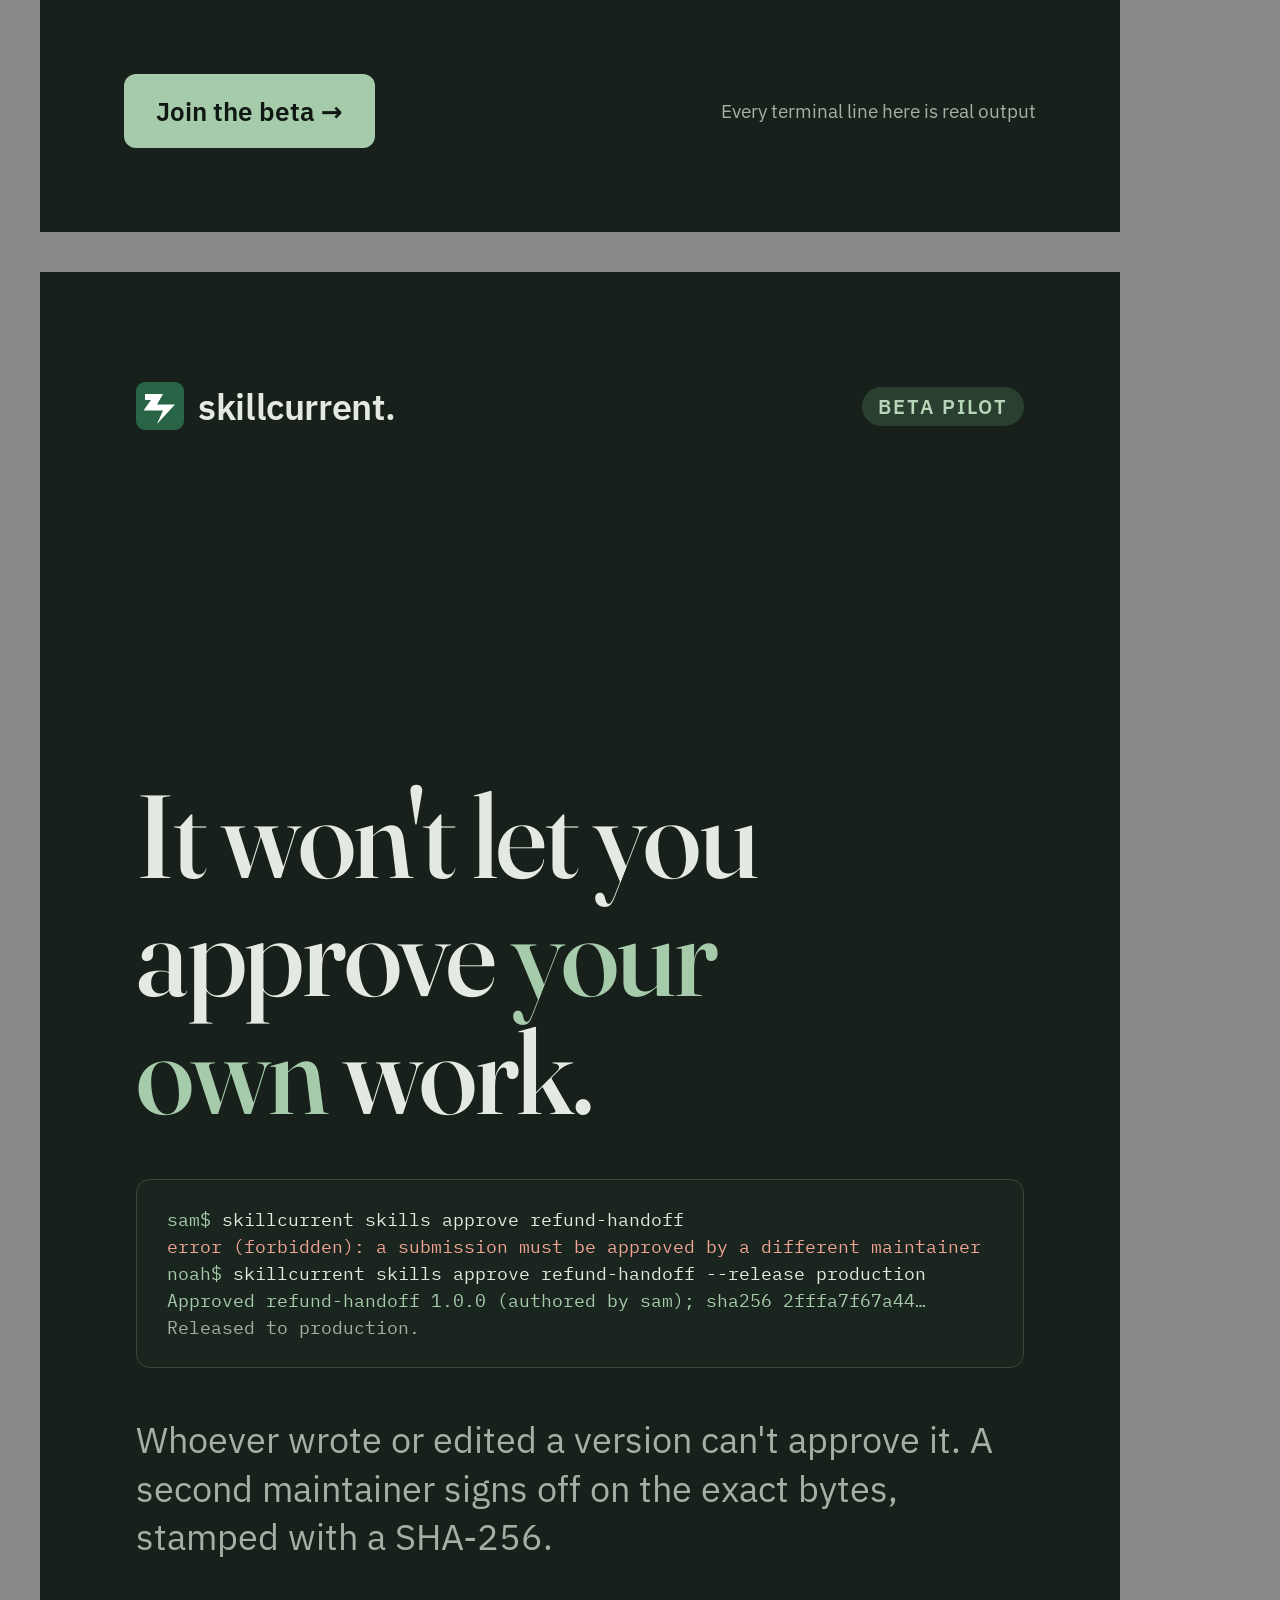
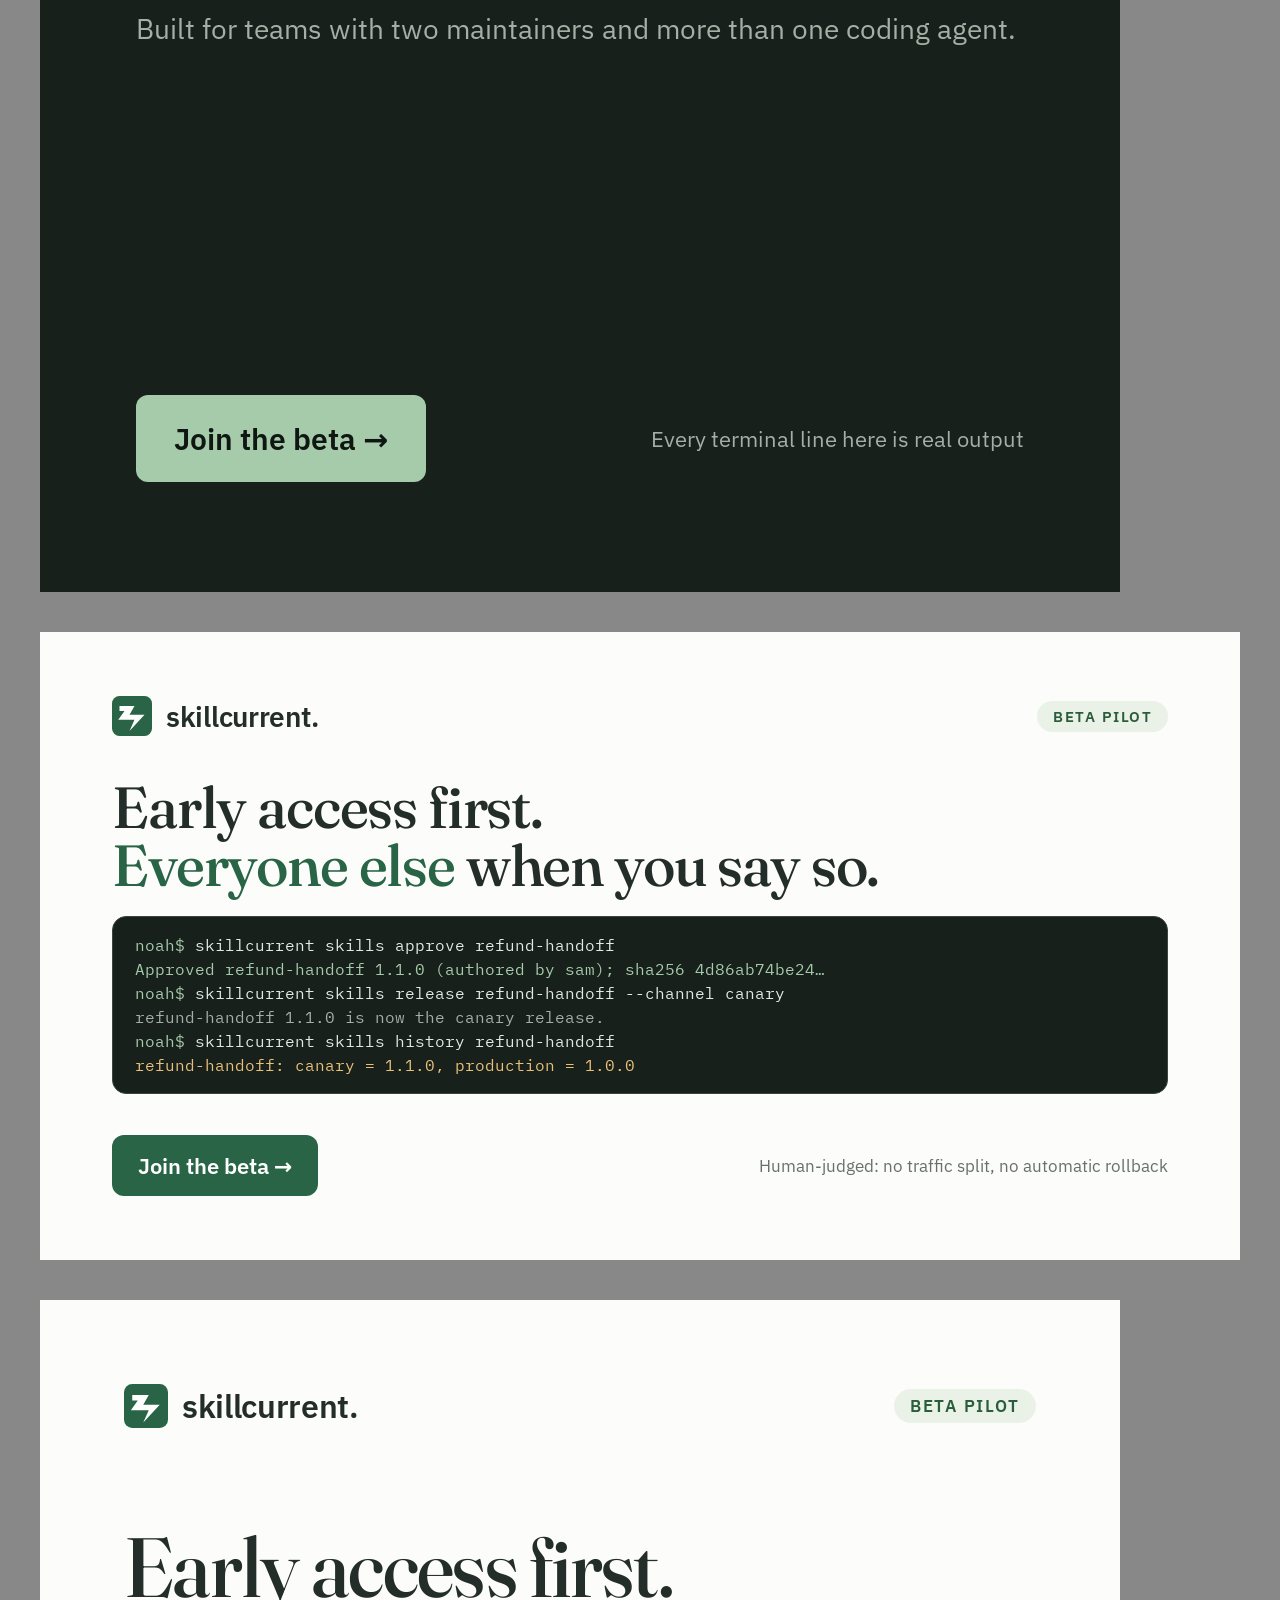
<file: examples/skillcurrent/marketing/ads/creatives.html>
<!DOCTYPE html>
<html lang="en">
<head>
<meta charset="utf-8">
<title>SkillCurrent ad creatives</title>
<!--
  Static ad creatives for the SkillCurrent beta, drawn from the brand tokens
  used by the app and the landing page. Each .board is one finished creative at
  its exact pixel size; render.mjs screenshots every board to out/<id>.png.

  Launch concepts x three sizes:
    method  "Better methods. Not more files."            (brand line)
    drift   "Which version is your teammate running?"    (the problem)
    bytes   "Approve exact bytes."                       (the governance angle)
  Hook campaign (what SkillCurrent does, shown as real terminal output):
    refused "It won't let you approve your own work."    (separation of duties)
    early   "Early access first."                        (canary, then production)
    noticed "Someone edited their copy."                 (sync reports, keeps edits)
    yours   "Skills only. On your server."               (self-hosted, skills-only)
  Sizes: 1200x628 (link card / OG), 1080x1080 (feed), 1080x1920 (story)

  Terminal blocks marked data-real="<scenario>" (each followed by a "/real"
  comment marker) are tested:
  tests/test_ads.py builds the scenario, runs each "$ skillcurrent ..." line
  and checks every output line shown is what the CLI actually prints.
-->
<link rel="stylesheet" href="fonts/fonts.css">
<style>
  :root {
    --paper: #fcfcfa; --card: #ffffff; --ink: #232d29; --muted: #66716a; --line: #dfe4dc;
    --green: #286445; --green-deep: #1d5137; --green-soft: #eaf2e8; --green-text: #295d3b;
    --dark: #18201c; --dark-card: #1b251f; --dark-ink: #e4e9e2; --dark-muted: #a4b0a6; --dark-line: #39463b; --dark-green: #a6cbaa;
    --amber: #885b20; --amber-soft: #faf2e4; --red: #a34b3d; --red-soft: #fcf0eb;
    --display: "Fraunces", "Iowan Old Style", Georgia, serif;
    --sans: "IBM Plex Sans", system-ui, sans-serif;
    --mono: "IBM Plex Mono", ui-monospace, Menlo, monospace;
  }
  body { margin: 0; background: #888; font-family: var(--sans); color: var(--ink); display: flex; flex-wrap: wrap; gap: 40px; padding: 40px; }
  .board { position: relative; overflow: hidden; background: var(--paper); color: var(--ink); flex: none; box-sizing: border-box; display: flex; flex-direction: column; }
  .board.dark { background: var(--dark); color: var(--dark-ink); }
  .s-card { width: 1200px; height: 628px; padding: 64px 72px; }
  .s-square { width: 1080px; height: 1080px; padding: 84px; }
  .s-story { width: 1080px; height: 1920px; padding: 110px 96px; }
  .brand { display: flex; align-items: center; gap: 14px; font-weight: 600; letter-spacing: -.01em; }
  .brand svg { flex: none; }
  .s-card .brand { font-size: 28px; } .s-square .brand { font-size: 32px; } .s-story .brand { font-size: 36px; }
  .pill { font-family: var(--sans); font-weight: 600; letter-spacing: .1em; text-transform: uppercase; border-radius: 999px; padding: 6px 16px; background: var(--green-soft); color: var(--green-text); white-space: nowrap; }
  .dark .pill { background: #2a3f30; color: #b7d5b8; }
  .s-card .pill { font-size: 15px; } .s-square .pill { font-size: 17px; } .s-story .pill { font-size: 20px; }
  .top { display: flex; justify-content: space-between; align-items: center; }
  .hl { font-family: var(--display); font-weight: 500; letter-spacing: -.02em; line-height: 1.0; margin: 0; text-wrap: balance; }
  .hl em { font-style: normal; color: var(--green); }
  .dark .hl em { color: var(--dark-green); }
  .sub { font-family: var(--sans); font-weight: 400; line-height: 1.35; margin: 0; max-width: 20em; }
  .dark .sub { color: var(--dark-muted); }
  .light .sub { color: var(--muted); }
  .cta { display: inline-flex; align-items: center; gap: 12px; background: var(--green); color: #fff; border-radius: 12px; font-weight: 600; white-space: nowrap; }
  .dark .cta { background: var(--dark-green); color: #0f1712; }
  .s-card .cta { font-size: 22px; padding: 16px 26px; } .s-square .cta { font-size: 26px; padding: 20px 32px; } .s-story .cta { font-size: 30px; padding: 24px 38px; }
  .foot { display: flex; justify-content: space-between; align-items: center; gap: 24px; }
  .fine { font-family: var(--sans); color: var(--muted); }
  .dark .fine { color: var(--dark-muted); }
  .s-card .fine { font-size: 17px; } .s-square .fine { font-size: 19px; } .s-story .fine { font-size: 22px; }
  .grow { flex: 1; display: flex; flex-direction: column; justify-content: center; gap: 28px; }
  /* concept: drift — a stack of file rows with version badges */
  .files { display: flex; flex-direction: column; gap: 12px; font-family: var(--mono); }
  .file { display: flex; align-items: center; gap: 18px; background: var(--card); border: 1px solid var(--line); border-radius: 12px; padding: 14px 20px; }
  .dark .file { background: var(--dark-card); border-color: var(--dark-line); }
  .file .who { flex: 1; }
  .file .v { font-weight: 500; }
  .badge { font-family: var(--sans); font-weight: 600; font-size: .75em; padding: 3px 10px; border-radius: 8px; letter-spacing: .04em; }
  .b-ok { background: var(--green-soft); color: var(--green-text); }
  .b-stale { background: var(--amber-soft); color: var(--amber); }
  .b-mod { background: var(--red-soft); color: var(--red); }
  .s-card .files { font-size: 19px; } .s-square .files { font-size: 22px; } .s-story .files { font-size: 26px; }
  /* concept: bytes — a hash block */
  .hash { font-family: var(--mono); background: var(--dark-card); color: var(--dark-ink); border-radius: 14px; padding: 22px 26px; line-height: 1.5; border: 1px solid var(--dark-line); }
  .light .hash { background: var(--dark); }
  .hash .k { color: var(--dark-muted); }
  .hash .g { color: var(--dark-green); }
  .s-card .hash { font-size: 18px; } .s-square .hash { font-size: 21px; } .s-story .hash { font-size: 24px; }
  /* concept: method — four step marks */
  .steps { display: flex; gap: 14px; font-family: var(--sans); }
  .step { flex: 1; border: 1px solid var(--line); background: var(--card); border-radius: 12px; padding: 16px 18px; }
  .dark .step { background: var(--dark-card); border-color: var(--dark-line); }
  .step b { display: block; font-weight: 600; }
  .step span { color: var(--muted); }
  .dark .step span { color: var(--dark-muted); }
  .step .n { font-family: var(--mono); color: var(--green); font-weight: 500; display: block; margin-bottom: 6px; }
  .dark .step .n { color: var(--dark-green); }
  .s-card .step { font-size: 17px; } .s-square .step { font-size: 20px; } .s-story .step { font-size: 24px; }
  .s-story .steps { flex-direction: column; }
  /* hook campaign: real terminal output */
  .term { font-family: var(--mono); background: var(--dark); color: var(--dark-ink); border: 1px solid var(--dark-line); border-radius: 14px; margin: 0; padding: 20px 24px; line-height: 1.5; white-space: pre-wrap; word-break: break-word; }
  .dark .term { background: var(--dark-card); }
  .term .p { color: var(--dark-green); }
  .term .o { color: var(--dark-muted); }
  .term .e { color: #f0a493; }
  .term .y { color: #e8c07a; }
  .term .ok { color: var(--dark-green); }
  .s-card .term { font-size: 16px; padding: 16px 22px; } .s-square .term { font-size: 19px; } .s-story .term { font-size: 21px; padding: 26px 30px; }
</style>
</head>
<body>

<!-- ===================== concept: method ===================== -->
<div class="board light s-card" id="method-1200x628">
  <div class="top"><div class="brand">%%LOGO40%% skillcurrent.</div><span class="pill">Beta pilot</span></div>
  <div class="grow">
    <h1 class="hl" style="font-size:86px">Better methods.<br>Not more files.</h1>
    <p class="sub" style="font-size:28px">One reviewed catalog of your team's AI skills, kept in sync across Claude Code, Codex, Antigravity and Osaurus.</p>
  </div>
  <div class="foot"><span class="cta">Join the beta →</span><span class="fine">Free during the beta · self-hosted · one SQLite file</span></div>
</div>

<div class="board light s-square" id="method-1080x1080">
  <div class="top"><div class="brand">%%LOGO44%% skillcurrent.</div><span class="pill">Beta pilot</span></div>
  <div class="grow">
    <h1 class="hl" style="font-size:108px">Better methods.<br>Not more files.</h1>
    <p class="sub" style="font-size:32px">One reviewed catalog of your team's AI skills, kept in sync across Claude Code, Codex, Antigravity and Osaurus.</p>
    <div class="steps">
      <div class="step"><span class="n">01</span><b>Edit</b><span>Draft safely</span></div>
      <div class="step"><span class="n">02</span><b>Test</b><span>Check the bytes</span></div>
      <div class="step"><span class="n">03</span><b>Release</b><span>Approve, then ship</span></div>
      <div class="step"><span class="n">04</span><b>Adoption</b><span>See where it landed</span></div>
    </div>
  </div>
  <div class="foot"><span class="cta">Join the beta →</span><span class="fine">Free during the beta · self-hosted</span></div>
</div>

<div class="board dark s-story" id="method-1080x1920">
  <div class="top"><div class="brand">%%LOGO48%% skillcurrent.</div><span class="pill">Beta pilot</span></div>
  <div class="grow" style="gap:44px">
    <h1 class="hl" style="font-size:132px">Better methods.<br>Not more files.</h1>
    <p class="sub" style="font-size:38px">One reviewed catalog of your team's AI skills, kept in sync across Claude Code, Codex, Antigravity and Osaurus.</p>
    <div class="steps">
      <div class="step"><span class="n">01</span><b>Edit</b><span>Draft in a safe place. Production stays on the last approved version.</span></div>
      <div class="step"><span class="n">02</span><b>Test</b><span>Checks run against the exact draft.</span></div>
      <div class="step"><span class="n">03</span><b>Release</b><span>A different maintainer approves a digest-stamped version.</span></div>
      <div class="step"><span class="n">04</span><b>Adoption</b><span>See which copies are current, outdated, modified or missing.</span></div>
    </div>
  </div>
  <div class="foot"><span class="cta">Join the beta →</span><span class="fine">Free during the beta</span></div>
</div>

<!-- ===================== concept: drift ===================== -->
<div class="board light s-card" id="drift-1200x628">
  <div class="top"><div class="brand">%%LOGO40%% skillcurrent.</div><span class="pill">Beta pilot</span></div>
  <div class="grow" style="flex-direction:row;align-items:center;gap:56px">
    <div style="flex:1.1">
      <h1 class="hl" style="font-size:72px">Which version is your <em>teammate</em> running?</h1>
      <p class="sub" style="font-size:24px;margin-top:22px">Everyone keeps a private copy. An edit that helps one person silently regresses another.</p>
    </div>
    <div class="files" style="flex:1">
      <div class="file"><span class="who">maya · claude-code</span><span class="v">1.1.0</span><span class="badge b-ok">current</span></div>
      <div class="file"><span class="who">noah · codex</span><span class="v">1.0.0</span><span class="badge b-stale">outdated</span></div>
      <div class="file"><span class="who">sam · antigravity</span><span class="v">1.1.0</span><span class="badge b-mod">modified</span></div>
      <div class="file"><span class="who">studio runner · claude-code</span><span class="v">—</span><span class="badge b-stale">missing</span></div>
    </div>
  </div>
  <div class="foot"><span class="cta">Join the beta →</span><span class="fine">status and sync, across Claude Code, Codex, Antigravity and Osaurus</span></div>
</div>

<div class="board light s-square" id="drift-1080x1080">
  <div class="top"><div class="brand">%%LOGO44%% skillcurrent.</div><span class="pill">Beta pilot</span></div>
  <div class="grow">
    <h1 class="hl" style="font-size:92px">Which version is your <em>teammate</em> running?</h1>
    <div class="files">
      <div class="file"><span class="who">maya · claude-code</span><span class="v">1.1.0</span><span class="badge b-ok">current</span></div>
      <div class="file"><span class="who">noah · codex</span><span class="v">1.0.0</span><span class="badge b-stale">outdated</span></div>
      <div class="file"><span class="who">sam · antigravity</span><span class="v">1.1.0</span><span class="badge b-mod">modified</span></div>
      <div class="file"><span class="who">studio runner · claude-code</span><span class="v">—</span><span class="badge b-stale">missing</span></div>
    </div>
    <p class="sub" style="font-size:30px">Everyone keeps a private copy. An edit that helps one person silently regresses another. SkillCurrent shows every copy's state and brings it back in line.</p>
  </div>
  <div class="foot"><span class="cta">Join the beta →</span><span class="fine">Free during the beta · self-hosted</span></div>
</div>

<div class="board light s-story" id="drift-1080x1920">
  <div class="top"><div class="brand">%%LOGO48%% skillcurrent.</div><span class="pill">Beta pilot</span></div>
  <div class="grow" style="gap:48px">
    <h1 class="hl" style="font-size:118px">Which version is your <em>teammate</em> running?</h1>
    <div class="files">
      <div class="file"><span class="who">maya · claude-code</span><span class="v">1.1.0</span><span class="badge b-ok">current</span></div>
      <div class="file"><span class="who">noah · codex</span><span class="v">1.0.0</span><span class="badge b-stale">outdated</span></div>
      <div class="file"><span class="who">sam · antigravity</span><span class="v">1.1.0</span><span class="badge b-mod">modified</span></div>
      <div class="file"><span class="who">studio runner · claude-code</span><span class="v">—</span><span class="badge b-stale">missing</span></div>
      <div class="file"><span class="who">kai · osaurus</span><span class="v">0.9.0</span><span class="badge b-stale">deprecated</span></div>
    </div>
    <p class="sub" style="font-size:36px">Everyone keeps a private copy. An edit that helps one person silently regresses another. SkillCurrent shows every copy's state and brings it back in line with one command.</p>
  </div>
  <div class="foot"><span class="cta">Join the beta →</span><span class="fine">Free during the beta</span></div>
</div>

<!-- ===================== concept: bytes ===================== -->
<div class="board dark s-card" id="bytes-1200x628">
  <div class="top"><div class="brand">%%LOGO40%% skillcurrent.</div><span class="pill">Beta pilot</span></div>
  <div class="grow" style="flex-direction:row;align-items:center;gap:56px">
    <div style="flex:1">
      <h1 class="hl" style="font-size:80px">Approve <em>exact bytes.</em></h1>
      <p class="sub" style="font-size:24px;margin-top:22px">A different maintainer approves an immutable, digest-stamped version. Roll back by pointing the channel at the previous one.</p>
    </div>
    <div class="hash" style="flex:1"><span class="k">skill</span>      refund-handoff<br><span class="k">version</span>    1.1.0<br><span class="k">approved by</span> noah · not the author<br><span class="k">sha256</span>     <span class="g">e11e5f735292b065e9bf3f<br>def384137975d2edb21e26<br>bcc431115f8423a1000a</span><br><span class="k">production</span> 1.1.0 · <span class="k">canary</span> 1.1.0</div>
  </div>
  <div class="foot"><span class="cta">Join the beta →</span><span class="fine">Evidence, not a blanket guarantee</span></div>
</div>

<div class="board dark s-square" id="bytes-1080x1080">
  <div class="top"><div class="brand">%%LOGO44%% skillcurrent.</div><span class="pill">Beta pilot</span></div>
  <div class="grow">
    <h1 class="hl" style="font-size:104px">Approve <em>exact bytes.</em></h1>
    <div class="hash"><span class="k">skill</span>      refund-handoff<br><span class="k">version</span>    1.1.0<br><span class="k">approved by</span> noah · not the author<br><span class="k">sha256</span>     <span class="g">e11e5f735292b065e9bf3fdef384137975d2<br>edb21e26bcc431115f8423a1000a</span><br><span class="k">production</span> 1.1.0 · <span class="k">canary</span> 1.1.0 · <span class="k">rollback</span> 1.0.0</div>
    <p class="sub" style="font-size:30px">A different maintainer approves an immutable, digest-stamped version. Every environment reports which bytes it holds.</p>
  </div>
  <div class="foot"><span class="cta">Join the beta →</span><span class="fine">Evidence, not a blanket guarantee</span></div>
</div>

<div class="board dark s-story" id="bytes-1080x1920">
  <div class="top"><div class="brand">%%LOGO48%% skillcurrent.</div><span class="pill">Beta pilot</span></div>
  <div class="grow" style="gap:48px">
    <h1 class="hl" style="font-size:128px">Approve <em>exact bytes.</em></h1>
    <div class="hash"><span class="k">skill</span>      refund-handoff<br><span class="k">version</span>    1.1.0<br><span class="k">author</span>     maya<br><span class="k">approved by</span> noah · not the author<br><span class="k">sha256</span>     <span class="g">e11e5f735292b065e9bf3fdef384<br>137975d2edb21e26bcc431115f84<br>23a1000a</span><br><span class="k">production</span> 1.1.0<br><span class="k">canary</span>     1.1.0<br><span class="k">rollback</span>   1.0.0</div>
    <p class="sub" style="font-size:36px">A different maintainer approves an immutable, digest-stamped version. Release to canary, then the team. Every environment reports which bytes it holds.</p>
  </div>
  <div class="foot"><span class="cta">Join the beta →</span><span class="fine">Evidence, not a blanket guarantee</span></div>
</div>


<!-- ===================== hook: refused ===================== -->
<div class="board dark s-card" id="refused-1200x628">
  <div class="top"><div class="brand">%%LOGO40%% skillcurrent.</div><span class="pill">Beta pilot</span></div>
  <div class="grow" style="gap:22px">
    <h1 class="hl" style="font-size:60px">It won't let you approve <em>your own</em> work.</h1>
    <pre class="term" data-real="submitted-v1"><span class="p">sam$</span> skillcurrent skills approve refund-handoff
<span class="e">error (forbidden): a submission must be approved by a different maintainer</span>
<span class="p">noah$</span> skillcurrent skills approve refund-handoff --release production
<span class="ok">Approved refund-handoff 1.0.0 (authored by sam); sha256 2fffa7f67a44…</span>
<span class="o">Released to production.</span></pre><!--/real-->
  </div>
  <div class="foot"><span class="cta">Join the beta →</span><span class="fine">Every terminal line here is real output</span></div>
</div>
<div class="board dark s-square" id="refused-1080x1080">
  <div class="top"><div class="brand">%%LOGO44%% skillcurrent.</div><span class="pill">Beta pilot</span></div>
  <div class="grow" style="gap:30px">
    <h1 class="hl" style="font-size:88px">It won't let you approve <em>your own</em> work.</h1>
    <pre class="term" data-real="submitted-v1"><span class="p">sam$</span> skillcurrent skills approve refund-handoff
<span class="e">error (forbidden): a submission must be approved by a different maintainer</span>
<span class="p">noah$</span> skillcurrent skills approve refund-handoff --release production
<span class="ok">Approved refund-handoff 1.0.0 (authored by sam); sha256 2fffa7f67a44…</span>
<span class="o">Released to production.</span></pre><!--/real-->
    <p class="sub" style="font-size:28px;max-width:none">Whoever wrote or edited a version can't approve it. A second maintainer signs off on the exact bytes.</p>
  </div>
  <div class="foot"><span class="cta">Join the beta →</span><span class="fine">Every terminal line here is real output</span></div>
</div>
<div class="board dark s-story" id="refused-1080x1920">
  <div class="top"><div class="brand">%%LOGO48%% skillcurrent.</div><span class="pill">Beta pilot</span></div>
  <div class="grow" style="gap:48px">
    <h1 class="hl" style="font-size:118px">It won't let you approve <em>your own</em> work.</h1>
    <pre class="term" style="font-size:18px" data-real="submitted-v1"><span class="p">sam$</span> skillcurrent skills approve refund-handoff
<span class="e">error (forbidden): a submission must be approved by a different maintainer</span>
<span class="p">noah$</span> skillcurrent skills approve refund-handoff --release production
<span class="ok">Approved refund-handoff 1.0.0 (authored by sam); sha256 2fffa7f67a44…</span>
<span class="o">Released to production.</span></pre><!--/real-->
    <p class="sub" style="font-size:36px;max-width:none">Whoever wrote or edited a version can't approve it. A second maintainer signs off on the exact bytes, stamped with a SHA-256.</p>
    <p class="sub" style="font-size:28px;max-width:none">Built for teams with two maintainers and more than one coding agent.</p>
  </div>
  <div class="foot"><span class="cta">Join the beta →</span><span class="fine">Every terminal line here is real output</span></div>
</div>

<!-- ===================== hook: early ===================== -->
<div class="board light s-card" id="early-1200x628">
  <div class="top"><div class="brand">%%LOGO40%% skillcurrent.</div><span class="pill">Beta pilot</span></div>
  <div class="grow" style="gap:22px">
    <h1 class="hl" style="font-size:58px">Early access first.<br><em>Everyone else</em> when you say so.</h1>
    <pre class="term" data-real="submitted-v2"><span class="p">noah$</span> skillcurrent skills approve refund-handoff
<span class="ok">Approved refund-handoff 1.1.0 (authored by sam); sha256 4d86ab74be24…</span>
<span class="p">noah$</span> skillcurrent skills release refund-handoff --channel canary
<span class="o">refund-handoff 1.1.0 is now the canary release.</span>
<span class="p">noah$</span> skillcurrent skills history refund-handoff
<span class="y">refund-handoff: canary = 1.1.0, production = 1.0.0</span></pre><!--/real-->
  </div>
  <div class="foot"><span class="cta">Join the beta →</span><span class="fine">Human-judged: no traffic split, no automatic rollback</span></div>
</div>
<div class="board light s-square" id="early-1080x1080">
  <div class="top"><div class="brand">%%LOGO44%% skillcurrent.</div><span class="pill">Beta pilot</span></div>
  <div class="grow" style="gap:30px">
    <h1 class="hl" style="font-size:84px">Early access first.<br><em>Everyone else</em><br>when you say so.</h1>
    <pre class="term" data-real="submitted-v2"><span class="p">noah$</span> skillcurrent skills approve refund-handoff
<span class="ok">Approved refund-handoff 1.1.0 (authored by sam); sha256 4d86ab74be24…</span>
<span class="p">noah$</span> skillcurrent skills release refund-handoff --channel canary
<span class="o">refund-handoff 1.1.0 is now the canary release.</span>
<span class="p">noah$</span> skillcurrent skills history refund-handoff
<span class="y">refund-handoff: canary = 1.1.0, production = 1.0.0</span></pre><!--/real-->
    <p class="sub" style="font-size:28px;max-width:none">Release to your canary channel first, then move production when you're satisfied. Roll back by moving the pointer back.</p>
  </div>
  <div class="foot"><span class="cta">Join the beta →</span><span class="fine">Every terminal line here is real output</span></div>
</div>
<div class="board light s-story" id="early-1080x1920">
  <div class="top"><div class="brand">%%LOGO48%% skillcurrent.</div><span class="pill">Beta pilot</span></div>
  <div class="grow" style="gap:48px">
    <h1 class="hl" style="font-size:112px">Early access first.<br><em>Everyone else</em> when you say so.</h1>
    <pre class="term" style="font-size:19px" data-real="submitted-v2"><span class="p">noah$</span> skillcurrent skills approve refund-handoff
<span class="ok">Approved refund-handoff 1.1.0 (authored by sam); sha256 4d86ab74be24…</span>
<span class="p">noah$</span> skillcurrent skills release refund-handoff --channel canary
<span class="o">refund-handoff 1.1.0 is now the canary release.</span>
<span class="p">noah$</span> skillcurrent skills history refund-handoff
<span class="y">refund-handoff: canary = 1.1.0, production = 1.0.0</span></pre><!--/real-->
    <p class="sub" style="font-size:36px;max-width:none">Release a new version to your canary channel first. Machines on it pick it up at their next sync; a maintainer moves production when the early group is happy. Roll back by moving the pointer back.</p>
    <p class="sub" style="font-size:28px;max-width:none">Human-judged early access: no traffic split, no automatic rollback.</p>
  </div>
  <div class="foot"><span class="cta">Join the beta →</span><span class="fine">Every terminal line here is real output</span></div>
</div>

<!-- ===================== hook: noticed ===================== -->
<div class="board light s-card" id="noticed-1200x628">
  <div class="top"><div class="brand">%%LOGO40%% skillcurrent.</div><span class="pill">Beta pilot</span></div>
  <div class="grow" style="gap:20px">
    <h1 class="hl" style="font-size:56px">Someone edited their copy. <em>Sync noticed,</em> and kept it.</h1>
    <pre class="term" data-real="drifted"><span class="p">$</span> skillcurrent status
<span class="o">refund-handoff  claude-code  production  1.0.0  1.0.0  </span><span class="e">modified</span><span class="o">  …</span>
<span class="o">refund-handoff  codex        production  1.0.0  1.0.0  </span><span class="y">missing</span><span class="o">   …</span>
<span class="p">$</span> skillcurrent sync
<span class="o">refund-handoff  claude-code  production  </span><span class="e">skipped</span><span class="o">  1.0.0  1.0.0</span>
<span class="o">    local changes; use --force to overwrite</span>
<span class="o">refund-handoff  codex        production  </span><span class="ok">updated</span><span class="o">  1.0.0  1.0.0</span></pre><!--/real-->
  </div>
  <div class="foot"><span class="cta">Join the beta →</span><span class="fine">Every terminal line here is real output</span></div>
</div>
<div class="board light s-square" id="noticed-1080x1080">
  <div class="top"><div class="brand">%%LOGO44%% skillcurrent.</div><span class="pill">Beta pilot</span></div>
  <div class="grow" style="gap:30px">
    <h1 class="hl" style="font-size:84px">Someone edited their copy. <em>Sync noticed,</em> and kept it.</h1>
    <pre class="term" data-real="drifted"><span class="p">$</span> skillcurrent status
<span class="o">refund-handoff  claude-code  production  1.0.0  1.0.0  </span><span class="e">modified</span><span class="o">  …</span>
<span class="o">refund-handoff  codex        production  1.0.0  1.0.0  </span><span class="y">missing</span><span class="o">   …</span>
<span class="p">$</span> skillcurrent sync
<span class="o">refund-handoff  claude-code  production  </span><span class="e">skipped</span><span class="o">  1.0.0  1.0.0</span>
<span class="o">    local changes; use --force to overwrite</span>
<span class="o">refund-handoff  codex        production  </span><span class="ok">updated</span><span class="o">  1.0.0  1.0.0</span></pre><!--/real-->
    <p class="sub" style="font-size:28px;max-width:none">Machines running the hook report hand-edited and deleted copies to the team. Missing ones are restored from the release; local edits stay until you say otherwise.</p>
  </div>
  <div class="foot"><span class="cta">Join the beta →</span><span class="fine">Every terminal line here is real output</span></div>
</div>
<div class="board light s-story" id="noticed-1080x1920">
  <div class="top"><div class="brand">%%LOGO48%% skillcurrent.</div><span class="pill">Beta pilot</span></div>
  <div class="grow" style="gap:48px">
    <h1 class="hl" style="font-size:112px">Someone edited their copy. <em>Sync noticed,</em> and kept it.</h1>
    <pre class="term" data-real="drifted"><span class="p">$</span> skillcurrent status
<span class="o">refund-handoff  claude-code  production  1.0.0  1.0.0  </span><span class="e">modified</span><span class="o">  …</span>
<span class="o">refund-handoff  codex        production  1.0.0  1.0.0  </span><span class="y">missing</span><span class="o">   …</span>
<span class="p">$</span> skillcurrent sync
<span class="o">refund-handoff  claude-code  production  </span><span class="e">skipped</span><span class="o">  1.0.0  1.0.0</span>
<span class="o">    local changes; use --force to overwrite</span>
<span class="o">refund-handoff  codex        production  </span><span class="ok">updated</span><span class="o">  1.0.0  1.0.0</span></pre><!--/real-->
    <p class="sub" style="font-size:36px;max-width:none">Machines running the SkillCurrent hook report hand-edited and deleted copies to the team. Missing and outdated copies are brought back to the released version. Local edits stay put, and get counted, until you decide.</p>
  </div>
  <div class="foot"><span class="cta">Join the beta →</span><span class="fine">Every terminal line here is real output</span></div>
</div>

<!-- ===================== hook: yours ===================== -->
<div class="board dark s-card" id="yours-1200x628">
  <div class="top"><div class="brand">%%LOGO40%% skillcurrent.</div><span class="pill">Beta pilot</span></div>
  <div class="grow" style="gap:22px">
    <h1 class="hl" style="font-size:64px">Skills only.<br><em>On your server.</em></h1>
    <pre class="term" data-real="fresh"><span class="p">$</span> skillcurrent targets
<span class="o">claude-code  Claude Code (global)  global  ~/.claude/skills</span>
<span class="o">antigravity  Antigravity (global)  global  ~/.gemini/config/skills</span>
<span class="o">codex        Codex, Gemini CLI, Cursor (global ~/.agents/skills)</span>
<span class="o">                                     global  ~/.agents/skills</span>
<span class="o">custom       Custom directory (--dir)  custom  (--dir)</span></pre><!--/real-->
  </div>
  <div class="foot"><span class="cta">Join the beta →</span><span class="fine">No gateway or portal to adopt first · free during the beta</span></div>
</div>
<div class="board dark s-square" id="yours-1080x1080">
  <div class="top"><div class="brand">%%LOGO44%% skillcurrent.</div><span class="pill">Beta pilot</span></div>
  <div class="grow" style="gap:30px">
    <h1 class="hl" style="font-size:100px">Skills only.<br><em>On your server.</em></h1>
    <pre class="term" data-real="fresh"><span class="p">$</span> skillcurrent targets
<span class="o">claude-code  Claude Code (global)  global  ~/.claude/skills</span>
<span class="o">antigravity  Antigravity (global)  global  ~/.gemini/config/skills</span>
<span class="o">codex        Codex, Gemini CLI, Cursor (global ~/.agents/skills)</span>
<span class="o">                                     global  ~/.agents/skills</span>
<span class="o">custom       Custom directory (--dir)  custom  (--dir)</span></pre><!--/real-->
    <p class="sub" style="font-size:28px;max-width:none">No gateway, portal or security suite to adopt first. Python 3.11, no dependencies, one SQLite file. We never see your skills.</p>
  </div>
  <div class="foot"><span class="cta">Join the beta →</span><span class="fine">Every terminal line here is real output</span></div>
</div>
<div class="board dark s-story" id="yours-1080x1920">
  <div class="top"><div class="brand">%%LOGO48%% skillcurrent.</div><span class="pill">Beta pilot</span></div>
  <div class="grow" style="gap:48px">
    <h1 class="hl" style="font-size:132px">Skills only.<br><em>On your server.</em></h1>
    <pre class="term" style="font-size:18px" data-real="fresh"><span class="p">$</span> skillcurrent targets
<span class="o">claude-code  Claude Code (global)  global  ~/.claude/skills</span>
<span class="o">antigravity  Antigravity (global)  global  ~/.gemini/config/skills</span>
<span class="o">codex        Codex, Gemini CLI, Cursor (global ~/.agents/skills)</span>
<span class="o">                                     global  ~/.agents/skills</span>
<span class="o">custom       Custom directory (--dir)  custom  (--dir)</span></pre><!--/real-->
    <p class="sub" style="font-size:36px;max-width:none">No gateway, portal or security suite to adopt first. Python 3.11, no dependencies, one SQLite file. We never see your skills.</p>
    <p class="sub" style="font-size:28px;max-width:none">Free during the beta.</p>
  </div>
  <div class="foot"><span class="cta">Join the beta →</span><span class="fine">Every terminal line here is real output</span></div>
</div>

<script>
  // Inline the bolt mark at the requested size (keeps the boards self-contained).
  const logo = (s) => `<svg width="${s}" height="${s}" viewBox="0 0 32 32" aria-hidden="true"><rect width="32" height="32" rx="6" fill="#286445"/><path d="M6 8h12l-4 7h12L14 28l4-9H5l5-7H6V8Z" fill="#fff"/></svg>`;
  document.body.innerHTML = document.body.innerHTML.replace(/%%LOGO(\d+)%%/g, (_, s) => logo(s));
</script>
</body>
</html>
</file>
<file: examples/skillcurrent/marketing/ads/fonts/fonts.css>
/* Latin subsets of Fraunces, IBM Plex Sans and IBM Plex Mono, fetched from Google Fonts (SIL Open Font License). */
@font-face {
  font-family: 'Fraunces';
  font-style: normal;
  font-weight: 500;
  font-display: swap;
  src: url(fraunces-500.woff2) format('woff2');
  unicode-range: U+0000-00FF, U+0131, U+0152-0153, U+02BB-02BC, U+02C6, U+02DA, U+02DC, U+0304, U+0308, U+0329, U+2000-206F, U+20AC, U+2122, U+2191, U+2193, U+2212, U+2215, U+FEFF, U+FFFD;
}
@font-face {
  font-family: 'Fraunces';
  font-style: normal;
  font-weight: 600;
  font-display: swap;
  src: url(fraunces-600.woff2) format('woff2');
  unicode-range: U+0000-00FF, U+0131, U+0152-0153, U+02BB-02BC, U+02C6, U+02DA, U+02DC, U+0304, U+0308, U+0329, U+2000-206F, U+20AC, U+2122, U+2191, U+2193, U+2212, U+2215, U+FEFF, U+FFFD;
}
@font-face {
  font-family: 'IBM Plex Mono';
  font-style: normal;
  font-weight: 400;
  font-display: swap;
  src: url(ibm-plex-mono-400.woff2) format('woff2');
  unicode-range: U+0000-00FF, U+0131, U+0152-0153, U+02BB-02BC, U+02C6, U+02DA, U+02DC, U+0304, U+0308, U+0329, U+2000-206F, U+20AC, U+2122, U+2191, U+2193, U+2212, U+2215, U+FEFF, U+FFFD;
}
@font-face {
  font-family: 'IBM Plex Mono';
  font-style: normal;
  font-weight: 500;
  font-display: swap;
  src: url(ibm-plex-mono-500.woff2) format('woff2');
  unicode-range: U+0000-00FF, U+0131, U+0152-0153, U+02BB-02BC, U+02C6, U+02DA, U+02DC, U+0304, U+0308, U+0329, U+2000-206F, U+20AC, U+2122, U+2191, U+2193, U+2212, U+2215, U+FEFF, U+FFFD;
}
@font-face {
  font-family: 'IBM Plex Sans';
  font-style: normal;
  font-weight: 400;
  font-stretch: 100%;
  font-display: swap;
  src: url(ibm-plex-sans-400.woff2) format('woff2');
  unicode-range: U+0000-00FF, U+0131, U+0152-0153, U+02BB-02BC, U+02C6, U+02DA, U+02DC, U+0304, U+0308, U+0329, U+2000-206F, U+20AC, U+2122, U+2191, U+2193, U+2212, U+2215, U+FEFF, U+FFFD;
}
@font-face {
  font-family: 'IBM Plex Sans';
  font-style: normal;
  font-weight: 500;
  font-stretch: 100%;
  font-display: swap;
  src: url(ibm-plex-sans-500.woff2) format('woff2');
  unicode-range: U+0000-00FF, U+0131, U+0152-0153, U+02BB-02BC, U+02C6, U+02DA, U+02DC, U+0304, U+0308, U+0329, U+2000-206F, U+20AC, U+2122, U+2191, U+2193, U+2212, U+2215, U+FEFF, U+FFFD;
}
@font-face {
  font-family: 'IBM Plex Sans';
  font-style: normal;
  font-weight: 600;
  font-stretch: 100%;
  font-display: swap;
  src: url(ibm-plex-sans-600.woff2) format('woff2');
  unicode-range: U+0000-00FF, U+0131, U+0152-0153, U+02BB-02BC, U+02C6, U+02DA, U+02DC, U+0304, U+0308, U+0329, U+2000-206F, U+20AC, U+2122, U+2191, U+2193, U+2212, U+2215, U+FEFF, U+FFFD;
}
</file>
